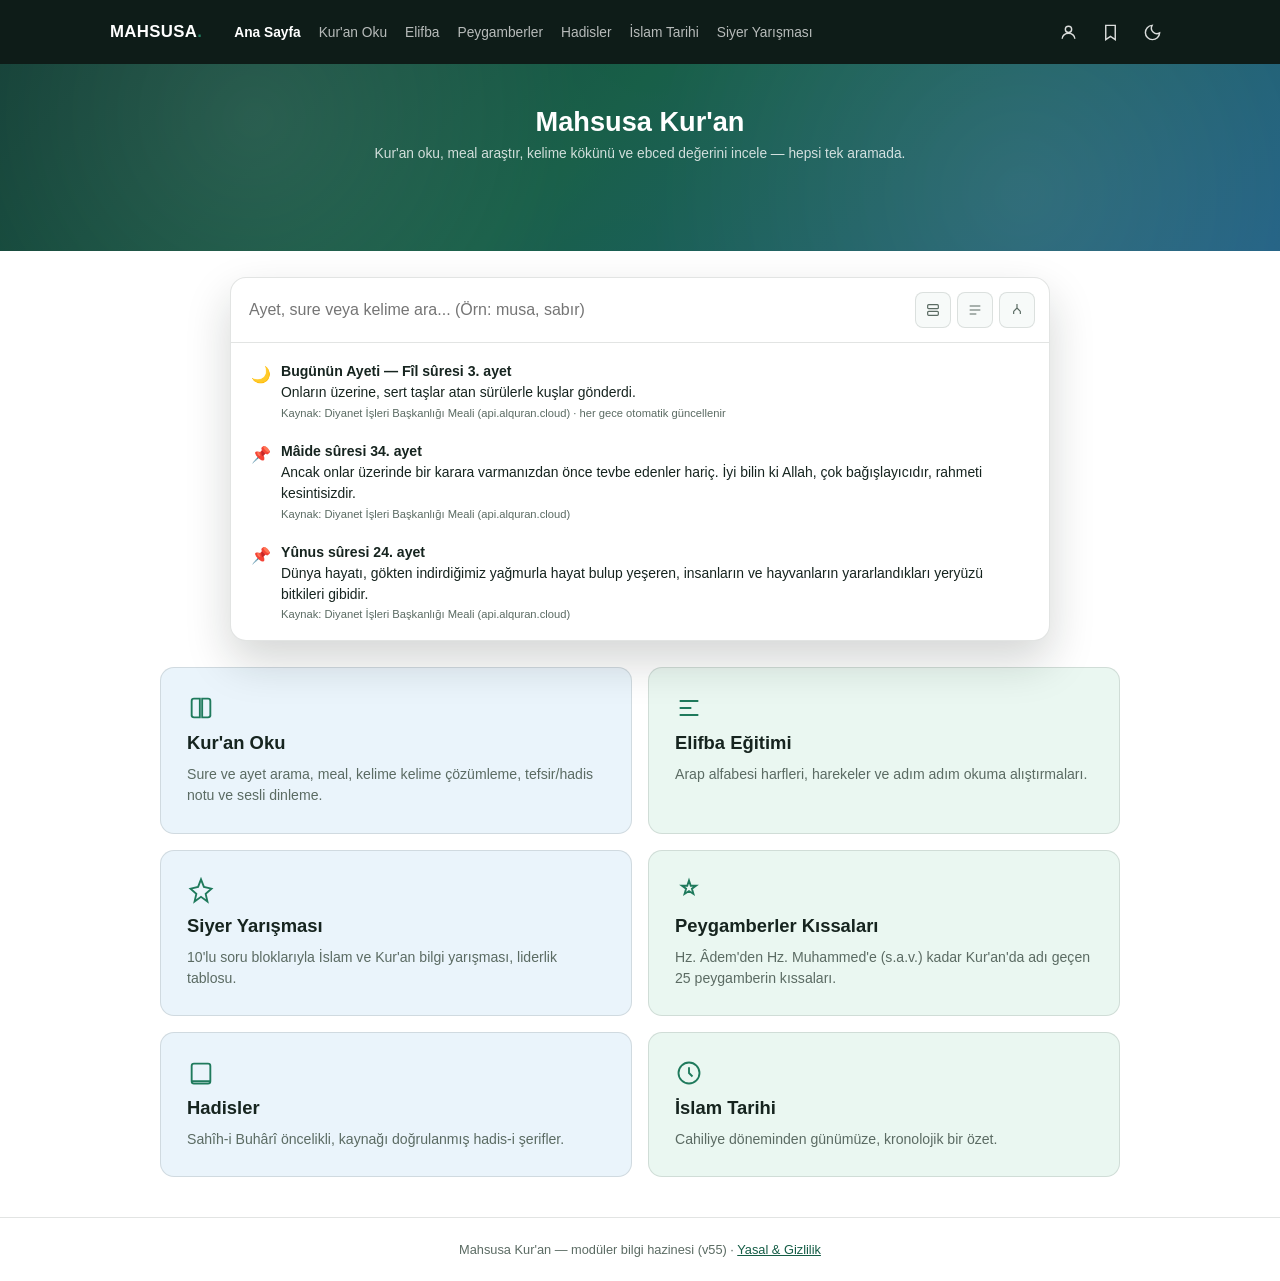
<file: index.html>
<!DOCTYPE html>
<html lang="tr">
<head>
<meta charset="UTF-8">
<meta name="viewport" content="width=device-width, initial-scale=1.0">
<title>Mahsusa Kur'an — Bilgi Hazinesi</title>
<link rel="stylesheet" href="assets/css/theme.css">
<style>
  .hub-header{ background:#0E1C18; }
  .hub-header-inner{
    max-width:1100px; margin:0 auto; padding:14px 20px; display:flex; align-items:center; gap:24px;
  }
  .hub-logo{ color:#fff; font-weight:800; font-size:1.05rem; letter-spacing:.02em; flex-shrink:0; }
  .hub-logo .dot{ color:var(--green); }
  .hub-nav-links{ display:flex; gap:18px; margin-left:8px; flex:1; }
  .hub-nav-links a{ color:rgba(255,255,255,0.7); text-decoration:none; font-size:.86rem; }
  .hub-nav-links a:hover{ color:#fff; }
  .hub-nav-links a.active{ color:#fff; font-weight:700; }
  @media (max-width:880px){ .hub-nav-links{ display:none; } }
  .hub-header-icons{ display:flex; gap:6px; flex-shrink:0; }
  .hub-icon-btn{
    width:36px; height:36px; border-radius:8px; border:none; background:transparent; color:#fff;
    display:flex; align-items:center; justify-content:center; cursor:pointer; opacity:.85;
  }
  .hub-icon-btn:hover{ background:rgba(255,255,255,0.12); opacity:1; }
  .hub-icon-btn svg{ width:19px; height:19px; }

  .hub-hero{
    background:linear-gradient(135deg, #0F3D33 0%, #145C45 45%, #1D5E82 100%);
    padding:36px 20px 90px; position:relative; overflow:hidden;
  }
  .hub-hero::before{
    content:''; position:absolute; inset:0; opacity:.10;
    background-image:radial-gradient(circle at 20% 30%, #fff 0, transparent 40%), radial-gradient(circle at 80% 70%, #fff 0, transparent 45%);
  }
  .hub-hero-inner{ max-width:900px; margin:0 auto; position:relative; }
  .hub-hero-inner h1{ color:#fff; font-size:clamp(1.3rem,3vw,1.7rem); font-weight:700; text-align:center; margin:6px 0 0; }
  .hub-hero-inner p{ color:rgba(255,255,255,0.8); text-align:center; font-size:.86rem; margin:8px 0 0; }

  .hub-search-wrap{ max-width:820px; margin:26px auto -70px; position:relative; z-index:5; }
  .hub-search-card{
    background:var(--paper); border-radius:16px; box-shadow:0 20px 45px rgba(14,28,24,0.18); overflow:hidden;
    border:1px solid var(--line);
  }
  .hub-search-row{ display:flex; align-items:center; gap:6px; padding:14px 14px; border-bottom:1px solid var(--line); }
  .hub-search-row input{ flex:1; border:none; background:transparent; font-size:1rem; padding:6px 4px; color:var(--ink); }
  .hub-search-row input:focus{ outline:none; }
  .hub-mode-btn{
    width:36px; height:36px; border-radius:8px; border:1px solid var(--line); background:var(--surface);
    color:var(--ink-dim); display:flex; align-items:center; justify-content:center; flex-shrink:0;
  }
  .hub-mode-btn svg{ width:16px; height:16px; }
  .hub-mode-btn:hover, .hub-mode-btn.active{ border-color:var(--green); color:var(--green-dark); background:var(--paper-tint-green); }

  .hub-mode-panel{ display:none; padding:12px 14px; border-bottom:1px solid var(--line); gap:8px; flex-wrap:wrap; background:var(--surface); }
  .hub-mode-panel.open{ display:flex; }
  .hub-mode-panel select{ flex:1; min-width:120px; }

  .hub-results{ max-height:360px; overflow-y:auto; padding:8px 6px; }
  .hub-hint-row{
    display:flex; align-items:center; gap:8px; padding:9px 12px; font-size:.78rem; color:var(--blue-dark);
    background:var(--paper-tint-blue); border-radius:8px; margin:4px 8px 8px;
  }
  .hub-result{ display:flex; gap:10px; padding:12px 14px; border-radius:10px; cursor:pointer; align-items:flex-start; }
  .hub-result:hover{ background:var(--paper-tint-green); }
  .hub-result .pin{ color:var(--gold,#B8912F); flex-shrink:0; margin-top:2px; }
  .hub-result .rt{ font-weight:700; font-size:.88rem; margin-bottom:3px; }
  .hub-result .rm{ font-size:.87rem; color:var(--ink); line-height:1.5; }
  .hub-result .rm mark{ background:var(--paper-tint-blue); color:var(--blue-dark); border-radius:3px; padding:0 2px; }
  .hub-result .rs{ font-size:.7rem; color:var(--ink-dim); margin-top:4px; }
  .hub-empty{ text-align:center; color:var(--ink-dim); font-size:.85rem; padding:24px; }

  .kok-def{ padding:14px 16px; }
  .kok-def h4{ margin:0 0 4px; font-size:1rem; color:var(--green-dark); }
  .kok-def p{ margin:0; font-size:.85rem; color:var(--ink-dim); }
  .kok-row{ display:flex; align-items:center; gap:10px; padding:10px 16px; border-top:1px solid var(--line); font-size:.85rem; flex-wrap:wrap; }
  .kok-row .loc{ color:var(--ink-dim); font-size:.76rem; min-width:110px; }
  .kok-row .ar{ font-family:'Amiri', serif; font-size:1.1rem; }
  .kok-row .tr{ color:var(--blue-dark); }
  .kok-row .mn{ color:var(--ink); }

  .grid{ max-width:1000px; margin:96px auto 40px; padding:0 20px; display:grid; grid-template-columns:repeat(2,1fr); gap:16px; }
  @media (max-width:820px){ .grid{ grid-template-columns:1fr; } .hub-search-wrap{ margin-top:20px; } }
  .module-card{
    text-decoration:none; color:var(--ink); border:1px solid var(--line); border-radius:14px; padding:26px;
    display:flex; flex-direction:column; gap:10px; transition:border-color .2s, transform .2s;
  }
  .module-card:hover{ border-color:var(--green); transform:translateY(-3px); }
  .module-card.blue-tint{ background:var(--paper-tint-blue); }
  .module-card.green-tint{ background:var(--paper-tint-green); }
  .module-card svg{ width:28px; height:28px; color:var(--green); }
  .module-card h3{ margin:0; font-size:1.15rem; }
  .module-card p{ margin:0; color:var(--ink-dim); font-size:.88rem; line-height:1.5; }

  .hub-modal-overlay{ position:fixed; inset:0; background:rgba(14,28,24,0.45); backdrop-filter:blur(3px); display:none; align-items:center; justify-content:center; z-index:999; padding:16px; }
  .hub-modal{ background:var(--paper); border-radius:16px; width:480px; max-width:100%; max-height:85vh; overflow-y:auto; box-shadow:0 24px 60px rgba(14,28,24,0.3); }
  .hub-modal-head{ display:flex; align-items:center; justify-content:space-between; padding:16px 18px; border-bottom:1px solid var(--line); }
  .hub-modal-head h3{ margin:0; font-size:1rem; }
  .hub-modal-head .x{ cursor:pointer; color:var(--ink-dim); font-size:1.1rem; }
  .hub-tabs{ display:flex; gap:4px; padding:12px 18px 0; }
  .hub-tab{ font-size:.78rem; padding:7px 12px; border-radius:8px; border:1px solid var(--line); background:var(--surface); color:var(--ink-dim); cursor:pointer; }
  .hub-tab.active{ background:var(--green); color:#fff; border-color:var(--green); }
  .hub-tab-body{ padding:16px 18px 20px; }
  .hub-field{ margin-bottom:12px; }
  .hub-field label{ display:block; font-size:.7rem; color:var(--ink-dim); font-weight:700; text-transform:uppercase; margin-bottom:4px; }
  .hub-field input, .hub-field select{ width:100%; }
  .hub-toggle-row{ display:flex; justify-content:space-between; align-items:center; padding:9px 0; border-top:1px solid var(--line); font-size:.85rem; }
  .hub-switch{ width:38px; height:22px; border-radius:999px; background:var(--line-strong); position:relative; cursor:pointer; flex-shrink:0; }
  .hub-switch.on{ background:var(--green); }
  .hub-switch::after{ content:''; position:absolute; top:2px; left:2px; width:18px; height:18px; border-radius:50%; background:#fff; transition:left .15s; }
  .hub-switch.on::after{ left:18px; }
  .hub-hist-quote{ background:var(--paper-tint-green); border-radius:10px; padding:12px 14px; font-size:.85rem; line-height:1.5; margin-bottom:14px; }
  .hub-hist-bars{ display:flex; align-items:flex-end; gap:3px; height:60px; }
  .hub-hist-bars .b{ flex:1; background:var(--line-strong); border-radius:2px; min-height:2px; }
  .hub-hist-bars .b.active{ background:var(--green); }
  .fav-item{ padding:12px 14px; border:1px solid var(--line); border-radius:10px; margin-bottom:8px; font-size:.85rem; }
  .fav-item .ft{ font-weight:700; margin-bottom:3px; }
</style>
</head>
<body>

<div class="hub-header">
  <div class="hub-header-inner">
    <div class="hub-logo">MAHSUSA<span class="dot">.</span></div>
    <nav class="hub-nav-links">
      <a href="index.html" class="active">Ana Sayfa</a>
      <a href="modules/kuran/index.html">Kur'an Oku</a>
      <a href="modules/elifba/index.html">Elifba</a>
      <a href="modules/peygamberler/index.html">Peygamberler</a>
      <a href="modules/hadisler/index.html">Hadisler</a>
      <a href="modules/tarih/index.html">İslam Tarihi</a>
      <a href="modules/siyer/index.html">Siyer Yarışması</a>
    </nav>
    <div class="hub-header-icons">
      <button class="hub-icon-btn" id="btnProfilIcon" title="Hesap">
        <svg viewBox="0 0 24 24" fill="none" stroke="currentColor" stroke-width="1.8"><circle cx="12" cy="8" r="4"/><path d="M4 20c0-4 3.5-7 8-7s8 3 8 7"/></svg>
      </button>
      <button class="hub-icon-btn" id="btnFavIcon" title="Yer İşaretleri">
        <svg viewBox="0 0 24 24" fill="none" stroke="currentColor" stroke-width="1.8"><path d="M6 3h12v18l-6-4-6 4V3z"/></svg>
      </button>
      <button class="hub-icon-btn" id="btnThemeIcon" title="Sepia okuma modu">
        <svg viewBox="0 0 24 24" fill="none" stroke="currentColor" stroke-width="1.8"><path d="M21 12.5A9 9 0 1111.5 3a7 7 0 009.5 9.5z"/></svg>
      </button>
    </div>
  </div>
</div>

<div class="hub-hero">
  <div class="hub-hero-inner">
    <h1>Mahsusa Kur'an</h1>
    <p>Kur'an oku, meal araştır, kelime kökünü ve ebced değerini incele — hepsi tek aramada.</p>
  </div>
</div>

<div class="hub-search-wrap">
  <div class="hub-search-card">
    <div class="hub-search-row">
      <input id="hubSearchInput" placeholder="Ayet, sure veya kelime ara... (Örn: musa, sabır)" autocomplete="off">
      <button class="hub-mode-btn" data-mode="cuzsayfa" title="Cüz / Sayfa seç">
        <svg viewBox="0 0 24 24" fill="none" stroke="currentColor" stroke-width="1.8"><rect x="4" y="4" width="16" height="6" rx="1.5"/><rect x="4" y="14" width="16" height="6" rx="1.5"/></svg>
      </button>
      <button class="hub-mode-btn" data-mode="sure" title="Sure seç">
        <svg viewBox="0 0 24 24" fill="none" stroke="currentColor" stroke-width="1.8"><path d="M4 6h16M4 12h16M4 18h10"/></svg>
      </button>
      <button class="hub-mode-btn" data-mode="harfkok" title="Harf / Kök seç">
        <svg viewBox="0 0 24 24" fill="none" stroke="currentColor" stroke-width="1.8"><path d="M12 3v6M12 9l-5 5M12 9l5 5M7 14v4M17 14v4"/></svg>
      </button>
    </div>
    <div class="hub-mode-panel" id="modePanel"></div>
    <div class="hub-results" id="hubResults"></div>
  </div>
</div>

<div class="grid">
  <a class="module-card blue-tint" href="modules/kuran/index.html">
    <svg viewBox="0 0 24 24" fill="none" stroke="currentColor" stroke-width="1.6"><path d="M4 19V6a2 2 0 012-2h5v16H6a2 2 0 01-2-2z"/><path d="M20 19V6a2 2 0 00-2-2h-5v16h5a2 2 0 002-2z"/></svg>
    <h3>Kur'an Oku</h3>
    <p>Sure ve ayet arama, meal, kelime kelime çözümleme, tefsir/hadis notu ve sesli dinleme.</p>
  </a>
  <a class="module-card green-tint" href="modules/elifba/index.html">
    <svg viewBox="0 0 24 24" fill="none" stroke="currentColor" stroke-width="1.6"><path d="M4 6h16M4 12h10M4 18h16"/></svg>
    <h3>Elifba Eğitimi</h3>
    <p>Arap alfabesi harfleri, harekeler ve adım adım okuma alıştırmaları.</p>
  </a>
  <a class="module-card blue-tint" href="modules/siyer/index.html">
    <svg viewBox="0 0 24 24" fill="none" stroke="currentColor" stroke-width="1.6"><path d="M12 2l2.5 6.5L21 10l-5 4.5L17.5 21 12 17l-5.5 4L8 14.5 3 10l6.5-1.5z"/></svg>
    <h3>Siyer Yarışması</h3>
    <p>10'lu soru bloklarıyla İslam ve Kur'an bilgi yarışması, liderlik tablosu.</p>
  </a>
  <a class="module-card green-tint" href="modules/peygamberler/index.html">
    <svg viewBox="0 0 24 24" fill="none" stroke="currentColor" stroke-width="1.6"><path d="M12 3l1.5 4.5H18L14.5 10l1.3 4.5L12 12l-3.8 2.5L9.5 10 6 7.5h4.5z"/></svg>
    <h3>Peygamberler Kıssaları</h3>
    <p>Hz. Âdem'den Hz. Muhammed'e (s.a.v.) kadar Kur'an'da adı geçen 25 peygamberin kıssaları.</p>
  </a>
  <a class="module-card blue-tint" href="modules/hadisler/index.html">
    <svg viewBox="0 0 24 24" fill="none" stroke="currentColor" stroke-width="1.6"><path d="M4 19V6a2 2 0 012-2h12a2 2 0 012 2v13M4 19a2 2 0 002 2h12a2 2 0 002-2M4 19h16"/></svg>
    <h3>Hadisler</h3>
    <p>Sahîh-i Buhârî öncelikli, kaynağı doğrulanmış hadis-i şerifler.</p>
  </a>
  <a class="module-card green-tint" href="modules/tarih/index.html">
    <svg viewBox="0 0 24 24" fill="none" stroke="currentColor" stroke-width="1.6"><circle cx="12" cy="12" r="9"/><path d="M12 7v5l3 3"/></svg>
    <h3>İslam Tarihi</h3>
    <p>Cahiliye döneminden günümüze, kronolojik bir özet.</p>
  </a>
</div>

<div class="m-footer">Mahsusa Kur'an — modüler bilgi hazinesi (v55) · <a href="legal/index.html" style="color:var(--green-dark);">Yasal & Gizlilik</a></div>

<div class="hub-modal-overlay" id="accountModal">
  <div class="hub-modal">
    <div class="hub-modal-head"><h3 id="accountModalTitle">Hesap</h3><span class="x" id="accountModalClose">✕</span></div>
    <div class="hub-tabs">
      <button class="hub-tab active" data-tab="ayarlar">⚙ Ayarlar</button>
      <button class="hub-tab" data-tab="profil">👤 Profil</button>
      <button class="hub-tab" data-tab="gecmis">🕓 Geçmiş</button>
    </div>
    <div class="hub-tab-body" id="accountTabBody"></div>
  </div>
</div>

<div class="hub-modal-overlay" id="favModal">
  <div class="hub-modal">
    <div class="hub-modal-head"><h3>Yer İşaretleri</h3><span class="x" id="favModalClose">✕</span></div>
    <div class="hub-tab-body" id="favListBody"></div>
  </div>
</div>

<script src="assets/js/common.js"></script>
<script src="assets/js/hub.js"></script>
</body>
</html>
</file>
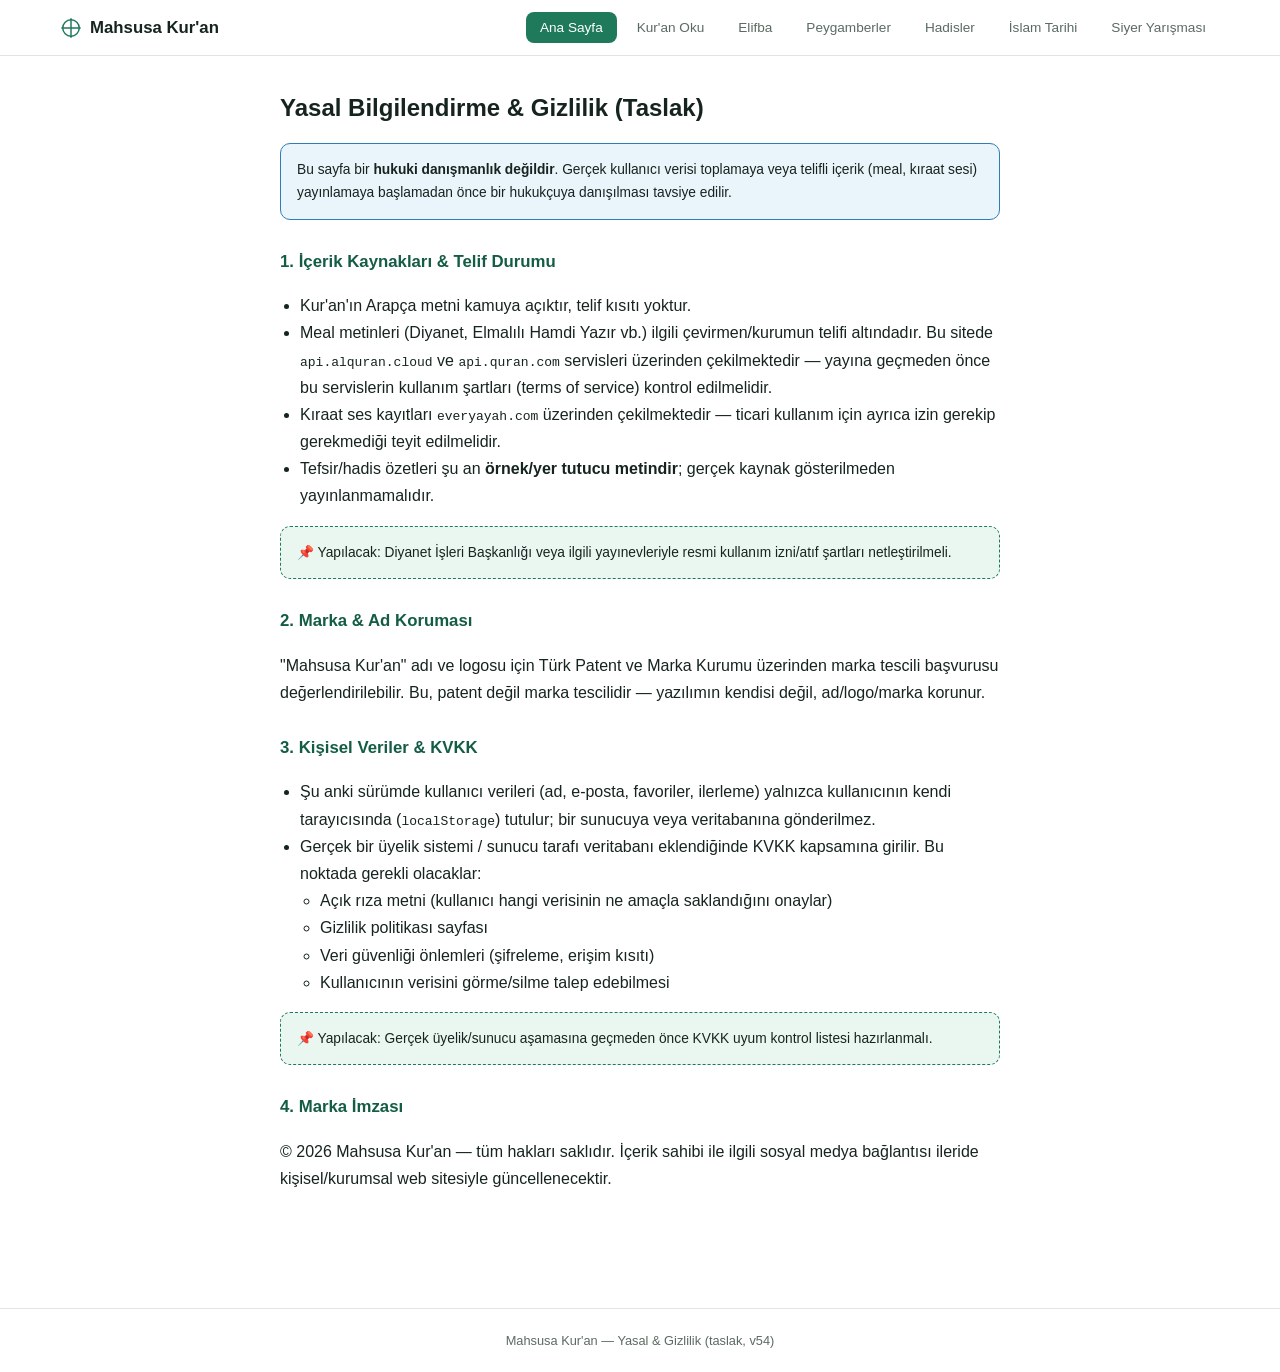
<file: legal/index.html>
<!DOCTYPE html>
<html lang="tr">
<head>
<meta charset="UTF-8">
<meta name="viewport" content="width=device-width, initial-scale=1.0">
<title>Yasal & Gizlilik — Mahsusa Kur'an</title>
<link rel="stylesheet" href="../assets/css/theme.css">
<style>
  .wrap{ max-width:760px; margin:0 auto; padding:32px 20px 60px; line-height:1.7; }
  h1{ font-size:1.5rem; margin:0 0 6px; }
  h2{ font-size:1.05rem; color:var(--green-dark); margin:28px 0 8px; }
  .note{ background:var(--paper-tint-blue); border:1px solid var(--blue); border-radius:10px; padding:14px 16px; font-size:.86rem; margin:14px 0 24px; }
  .todo{ background:var(--paper-tint-green); border:1px dashed var(--green); border-radius:10px; padding:14px 16px; font-size:.86rem; margin:12px 0; }
  ul{ padding-left:20px; }
</style>
</head>
<body>
<div class="wrap">
  <h1>Yasal Bilgilendirme & Gizlilik (Taslak)</h1>
  <div class="note">
    Bu sayfa bir <strong>hukuki danışmanlık değildir</strong>. Gerçek kullanıcı verisi toplamaya veya telifli içerik
    (meal, kıraat sesi) yayınlamaya başlamadan önce bir hukukçuya danışılması tavsiye edilir.
  </div>

  <h2>1. İçerik Kaynakları & Telif Durumu</h2>
  <ul>
    <li>Kur'an'ın Arapça metni kamuya açıktır, telif kısıtı yoktur.</li>
    <li>Meal metinleri (Diyanet, Elmalılı Hamdi Yazır vb.) ilgili çevirmen/kurumun telifi altındadır. Bu sitede
      <code>api.alquran.cloud</code> ve <code>api.quran.com</code> servisleri üzerinden çekilmektedir — yayına
      geçmeden önce bu servislerin kullanım şartları (terms of service) kontrol edilmelidir.</li>
    <li>Kıraat ses kayıtları <code>everyayah.com</code> üzerinden çekilmektedir — ticari kullanım için ayrıca izin
      gerekip gerekmediği teyit edilmelidir.</li>
    <li>Tefsir/hadis özetleri şu an <strong>örnek/yer tutucu metindir</strong>; gerçek kaynak gösterilmeden yayınlanmamalıdır.</li>
  </ul>
  <div class="todo">📌 Yapılacak: Diyanet İşleri Başkanlığı veya ilgili yayınevleriyle resmi kullanım izni/atıf şartları netleştirilmeli.</div>

  <h2>2. Marka & Ad Koruması</h2>
  <p>"Mahsusa Kur'an" adı ve logosu için Türk Patent ve Marka Kurumu üzerinden marka tescili başvurusu değerlendirilebilir. Bu, patent değil marka tescilidir — yazılımın kendisi değil, ad/logo/marka korunur.</p>

  <h2>3. Kişisel Veriler & KVKK</h2>
  <ul>
    <li>Şu anki sürümde kullanıcı verileri (ad, e-posta, favoriler, ilerleme) yalnızca kullanıcının kendi tarayıcısında
      (<code>localStorage</code>) tutulur; bir sunucuya veya veritabanına gönderilmez.</li>
    <li>Gerçek bir üyelik sistemi / sunucu tarafı veritabanı eklendiğinde KVKK kapsamına girilir. Bu noktada gerekli olacaklar:</li>
    <ul>
      <li>Açık rıza metni (kullanıcı hangi verisinin ne amaçla saklandığını onaylar)</li>
      <li>Gizlilik politikası sayfası</li>
      <li>Veri güvenliği önlemleri (şifreleme, erişim kısıtı)</li>
      <li>Kullanıcının verisini görme/silme talep edebilmesi</li>
    </ul>
  </ul>
  <div class="todo">📌 Yapılacak: Gerçek üyelik/sunucu aşamasına geçmeden önce KVKK uyum kontrol listesi hazırlanmalı.</div>

  <h2>4. Marka İmzası</h2>
  <p>© 2026 Mahsusa Kur'an — tüm hakları saklıdır. İçerik sahibi ile ilgili sosyal medya bağlantısı ileride kişisel/kurumsal web sitesiyle güncellenecektir.</p>
</div>

<div class="m-footer">Mahsusa Kur'an — Yasal & Gizlilik (taslak, v54)</div>

<script src="../assets/js/common.js"></script>
<script>mNavInject('../', 'ana');</script>
</body>
</html>
</file>
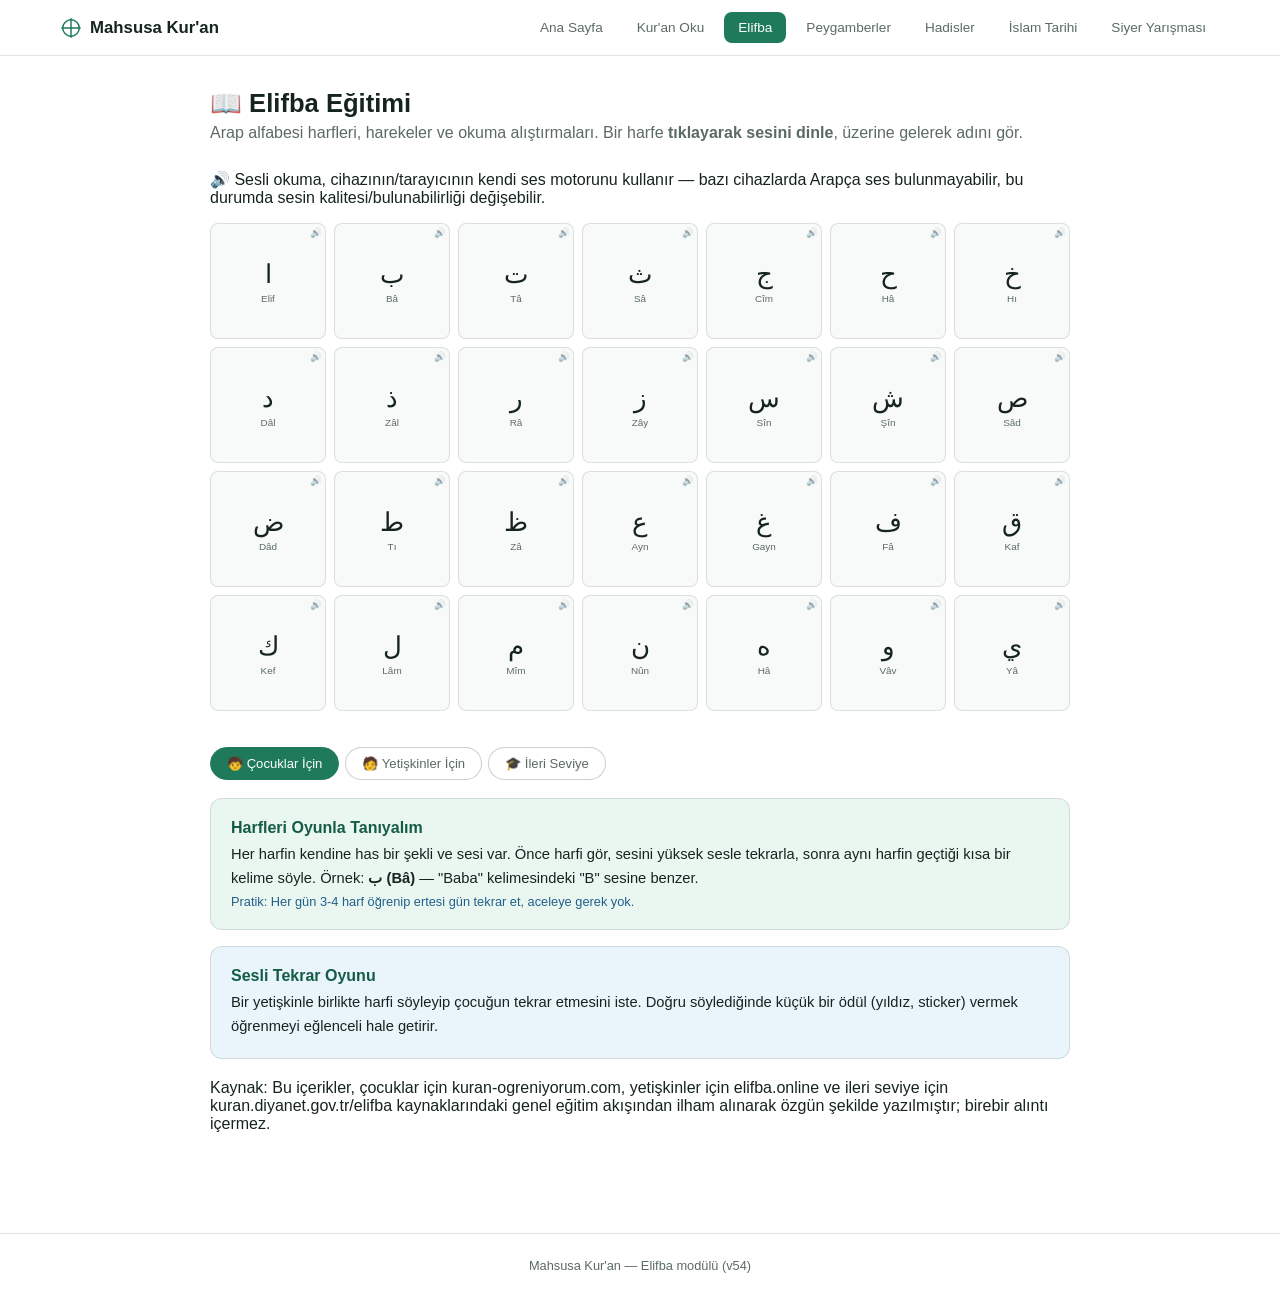
<file: modules/elifba/index.html>
<!DOCTYPE html>
<html lang="tr">
<head>
<meta charset="UTF-8">
<meta name="viewport" content="width=device-width, initial-scale=1.0">
<title>Elifba Eğitimi — Mahsusa Kur'an</title>
<link rel="stylesheet" href="../../assets/css/theme.css">
<style>
  .wrap{ max-width:900px; margin:0 auto; padding:32px 20px 60px; }
  h1{ font-size:1.6rem; margin:0 0 6px; }
  .lead{ color:var(--ink-dim); margin:0 0 28px; }
  .harf-grid{ display:grid; grid-template-columns:repeat(7,1fr); gap:8px; margin-bottom:36px; }
  @media (max-width:700px){ .harf-grid{ grid-template-columns:repeat(4,1fr); } }
  .harf{
    aspect-ratio:1; border:1px solid var(--line); border-radius:8px; display:flex; flex-direction:column;
    align-items:center; justify-content:center; gap:4px; background:var(--surface); transition:border-color .15s, background .15s;
    cursor:pointer; position:relative;
  }
  .harf:hover{ border-color:var(--green); background:var(--paper-tint-green); }
  .harf.playing{ border-color:var(--blue); background:var(--paper-tint-blue); }
  .harf .glyph{ font-size:1.6rem; }
  .harf .name{ font-size:.62rem; color:var(--ink-dim); }
  .harf .speak-icon{ position:absolute; top:3px; right:3px; font-size:.6rem; opacity:.5; }
  .ders{ margin-bottom:16px; }
  .ders h3{ font-size:1rem; color:var(--green-dark); margin:0 0 6px; }
  .ders p{ margin:0; color:var(--ink); line-height:1.6; font-size:.92rem; }
  .seviye-tabs{ display:flex; gap:6px; margin-bottom:18px; flex-wrap:wrap; }
  .seviye-tab{ font-size:.82rem; padding:8px 16px; border-radius:999px; border:1px solid var(--line-strong); background:var(--paper); color:var(--ink-dim); cursor:pointer; }
  .seviye-tab.active{ background:var(--green); color:#fff; border-color:var(--green); }
  .seviye-panel{ display:none; }
  .seviye-panel.active{ display:block; }
  .ornek-kelime{ font-size:.8rem; color:var(--blue-dark); margin-top:4px; }
</style>
</head>
<body>
<div class="wrap">
  <h1>📖 Elifba Eğitimi</h1>
  <p class="lead">Arap alfabesi harfleri, harekeler ve okuma alıştırmaları. Bir harfe <strong>tıklayarak sesini dinle</strong>, üzerine gelerek adını gör.</p>
  <div class="note" style="margin-bottom:16px;">🔊 Sesli okuma, cihazının/tarayıcının kendi ses motorunu kullanır — bazı cihazlarda Arapça ses bulunmayabilir, bu durumda sesin kalitesi/bulunabilirliği değişebilir.</div>

  <div class="harf-grid" id="harfGrid"></div>

  <div class="seviye-tabs">
    <button class="seviye-tab active" data-seviye="cocuk">🧒 Çocuklar İçin</button>
    <button class="seviye-tab" data-seviye="yetiskin">🧑 Yetişkinler İçin</button>
    <button class="seviye-tab" data-seviye="ileri">🎓 İleri Seviye</button>
  </div>

  <div class="seviye-panel active" id="panel-cocuk">
    <div class="m-card m-panel-tint-green ders">
      <h3>Harfleri Oyunla Tanıyalım</h3>
      <p>Her harfin kendine has bir şekli ve sesi var. Önce harfi gör, sesini yüksek sesle tekrarla, sonra aynı harfin geçtiği kısa bir kelime söyle. Örnek: <strong>ب (Bâ)</strong> — "Baba" kelimesindeki "B" sesine benzer.</p>
      <div class="ornek-kelime">Pratik: Her gün 3-4 harf öğrenip ertesi gün tekrar et, aceleye gerek yok.</div>
    </div>
    <div class="m-card m-panel-tint-blue ders">
      <h3>Sesli Tekrar Oyunu</h3>
      <p>Bir yetişkinle birlikte harfi söyleyip çocuğun tekrar etmesini iste. Doğru söylediğinde küçük bir ödül (yıldız, sticker) vermek öğrenmeyi eğlenceli hale getirir.</p>
    </div>
  </div>

  <div class="seviye-panel" id="panel-yetiskin">
    <div class="m-card m-panel-tint-green ders">
      <h3>Ders 1: Huruf-u Heca (Harflerin Yalın ve Birleşik Halleri)</h3>
      <p>Kur'an harfleri sağdan sola yazılır ve bitişir. Elif (ا), Ba (ب), Tâ (ت), Se (ث) gibi harflerin kendine has çıkış (mahreç) noktaları vardır.</p>
    </div>
    <div class="m-card m-panel-tint-blue ders">
      <h3>Ders 2: Harekeler (Üstün, Esre, Ötre)</h3>
      <p>Üstün (fetha) "e/a", Esre (kesre) "i/e", Ötre (damme) "u/ü" sesi verir. Harekeler harfin üstüne veya altına konur.</p>
    </div>
    <div class="m-card m-panel-tint-green ders">
      <h3>Ders 3: Cezm, Şedde ve Tenvin</h3>
      <p>Cezm (sükun) harfi harekesiz okutur, şedde harfi iki kez okutur, tenvin ise kelime sonunda "n" sesi katar.</p>
    </div>
    <div class="m-card m-panel-tint-blue ders">
      <h3>Ders 4: Harflerin Kelime İçindeki Bitişik Halleri</h3>
      <p>Çoğu harf, kelimenin başında, ortasında ve sonunda farklı yazılır (ör. ع harfi başta ﻋ, ortada ﻌ, sonda ﻊ şeklinde görünür). Bunu tanımak akıcı okumanın anahtarıdır.</p>
    </div>
  </div>

  <div class="seviye-panel" id="panel-ileri">
    <div class="m-card m-panel-tint-green ders">
      <h3>Medd (Uzatma) Kuralları</h3>
      <p>Elif, vav ve ya harfleri belirli şartlarda sesi uzatır (medd). Medd-i tabiî 1 elif (2 hareke) miktarınca uzatılır; medd-i muttasıl ve munfasıl gibi türleri farklı uzunluklarda okunur.</p>
    </div>
    <div class="m-card m-panel-tint-blue ders">
      <h3>İdgam, İhfa ve Kalkale</h3>
      <p>İdgam: nûn sakin veya tenvin, belirli harflerle birleşerek okunur. İhfa: nûn sakin bazı harflerden önce gizlenerek genizden okunur. Kalkale: ق ط ب ج د harfleri sakin olduğunda hafif bir sıçrama sesiyle okunur.</p>
    </div>
    <div class="m-card m-panel-tint-green ders">
      <h3>Mushaf İşaretleri</h3>
      <p>Durak işaretleri (vakf), secde ayetleri ve cüz/hizb işaretleri, akıcı ve doğru bir tilavet için mushaf üzerinde özel sembollerle gösterilir.</p>
    </div>
  </div>

  <div class="note" style="margin-top:20px;">Kaynak: Bu içerikler, çocuklar için kuran-ogreniyorum.com, yetişkinler için elifba.online ve ileri seviye için kuran.diyanet.gov.tr/elifba kaynaklarındaki genel eğitim akışından ilham alınarak özgün şekilde yazılmıştır; birebir alıntı içermez.</div>
</div>

<div class="m-footer">Mahsusa Kur'an — Elifba modülü (v54)</div>

<script src="../../assets/js/common.js"></script>
<script>
  mNavInject('../../', 'elifba');

  const harfler = [
    ['ا','Elif'],['ب','Bâ'],['ت','Tâ'],['ث','Sâ'],['ج','Cîm'],['ح','Hâ'],['خ','Hı'],
    ['د','Dâl'],['ذ','Zâl'],['ر','Râ'],['ز','Zây'],['س','Sîn'],['ش','Şîn'],['ص','Sâd'],
    ['ض','Dâd'],['ط','Tı'],['ظ','Zâ'],['ع','Ayn'],['غ','Gayn'],['ف','Fâ'],['ق','Kaf'],
    ['ك','Kef'],['ل','Lâm'],['م','Mîm'],['ن','Nûn'],['ه','Hâ'],['و','Vâv'],['ي','Yâ']
  ];
  const grid = document.getElementById('harfGrid');

  function harfiSesliOku(glyph, el) {
    if (!('speechSynthesis' in window)) { alert('Tarayıcın sesli okumayı desteklemiyor.'); return; }
    window.speechSynthesis.cancel();
    const utterance = new SpeechSynthesisUtterance(glyph);
    utterance.lang = 'ar-SA';
    utterance.rate = 0.7;
    const voices = window.speechSynthesis.getVoices();
    const arVoice = voices.find(v => v.lang && v.lang.toLowerCase().startsWith('ar'));
    if (arVoice) utterance.voice = arVoice;
    el.classList.add('playing');
    utterance.onend = () => el.classList.remove('playing');
    window.speechSynthesis.speak(utterance);
    if (typeof mLogActivity === 'function') mLogActivity();
  }

  harfler.forEach(([glyph,name]) => {
    const d = document.createElement('div');
    d.className = 'harf';
    d.title = name + ' — tıkla ve dinle';
    d.innerHTML = `<span class="speak-icon">🔊</span><span class="glyph">${glyph}</span><span class="name">${name}</span>`;
    d.addEventListener('click', () => harfiSesliOku(glyph, d));
    grid.appendChild(d);
  });

  document.querySelectorAll('.seviye-tab').forEach(tab => {
    tab.addEventListener('click', () => {
      document.querySelectorAll('.seviye-tab').forEach(t => t.classList.remove('active'));
      document.querySelectorAll('.seviye-panel').forEach(p => p.classList.remove('active'));
      tab.classList.add('active');
      document.getElementById('panel-' + tab.dataset.seviye).classList.add('active');
    });
  });
</script>
</body>
</html>
</file>
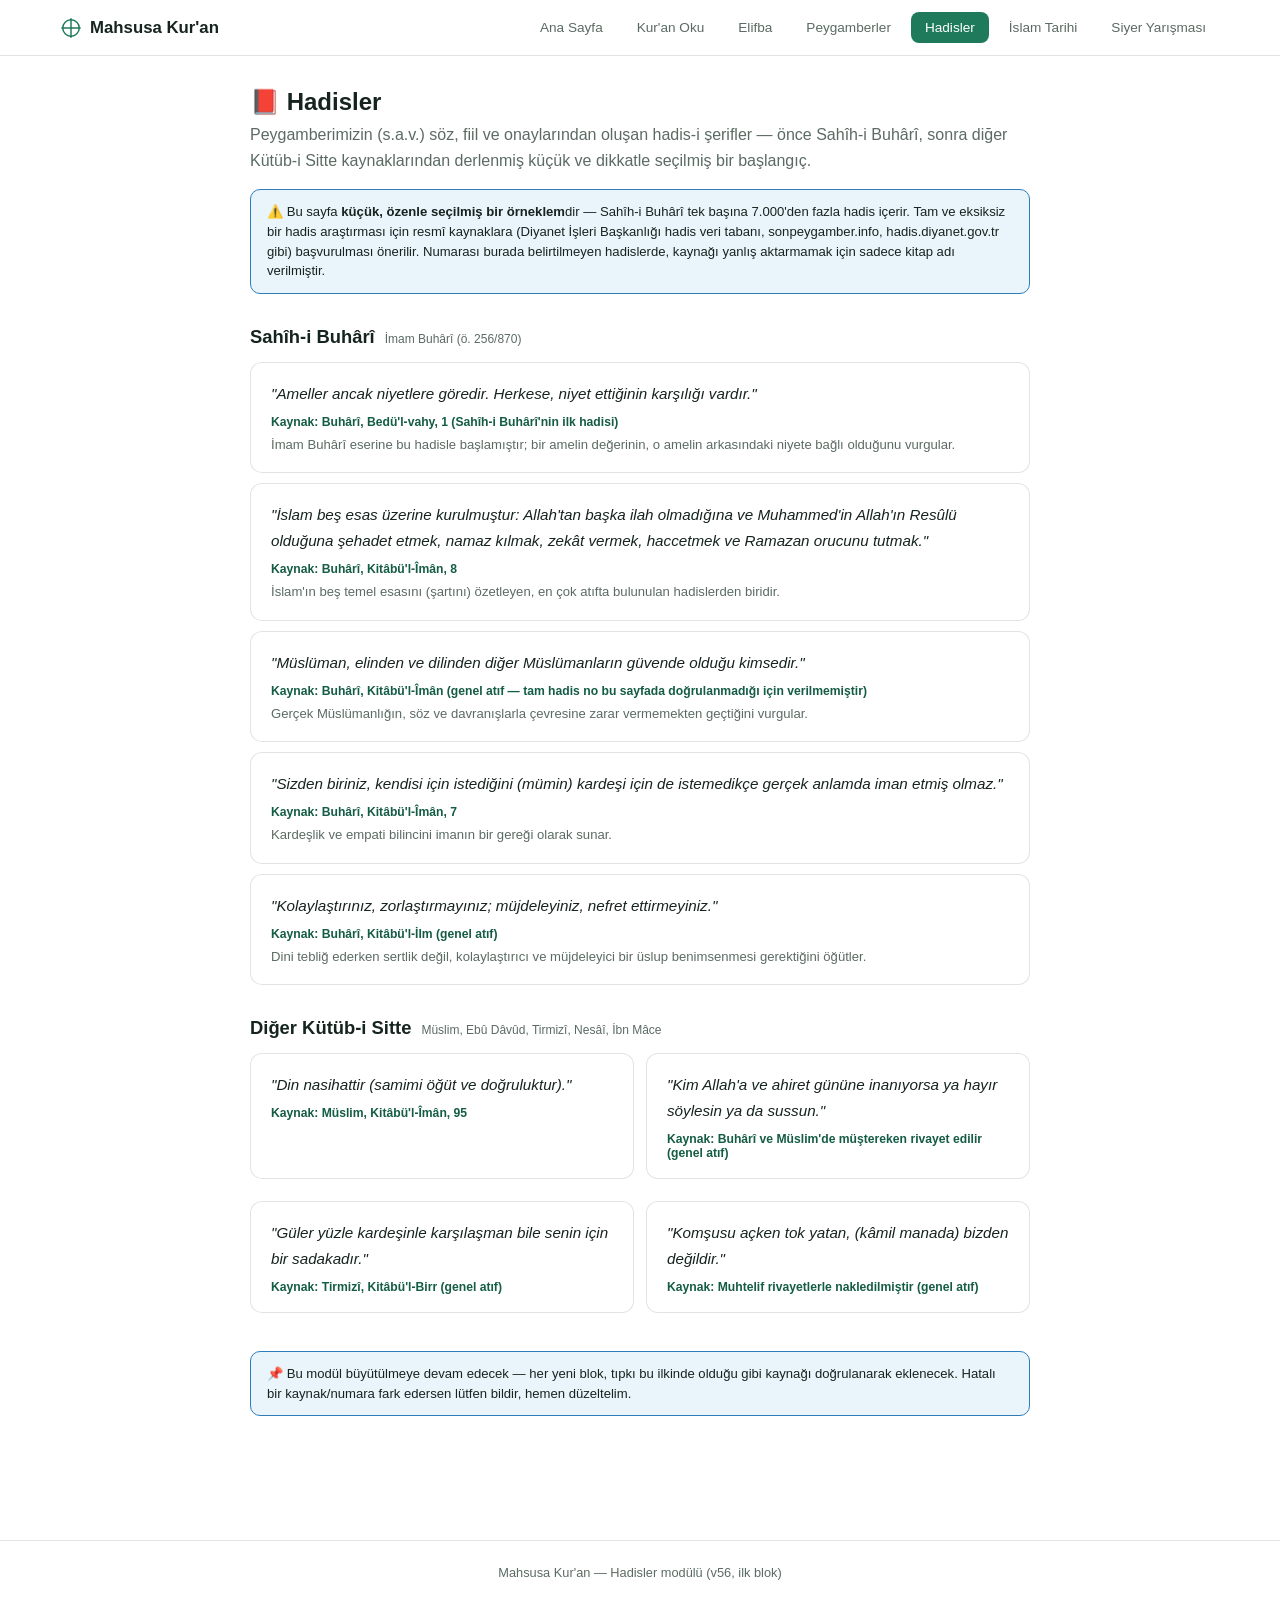
<file: modules/hadisler/index.html>
<!DOCTYPE html>
<html lang="tr">
<head>
<meta charset="UTF-8">
<meta name="viewport" content="width=device-width, initial-scale=1.0">
<title>Hadisler — Mahsusa Kur'an</title>
<link rel="stylesheet" href="../../assets/css/theme.css">
<style>
  .wrap{ max-width:820px; margin:0 auto; padding:32px 20px 60px; }
  h1{ font-size:1.5rem; margin:0 0 6px; }
  .lead{ color:var(--ink-dim); margin:0 0 16px; line-height:1.6; }
  .note{ background:var(--paper-tint-blue); border:1px solid var(--blue); border-radius:10px; padding:12px 16px; font-size:.82rem; margin-bottom:24px; line-height:1.5; }
  .book-label{ display:flex; align-items:baseline; gap:10px; margin:32px 0 14px; }
  .book-label h2{ font-size:1.15rem; margin:0; }
  .book-label .cnt{ font-size:.75rem; color:var(--ink-dim); }
  .hadis-card{ border:1px solid var(--line); border-radius:12px; padding:18px 20px; margin-bottom:10px; background:var(--paper); }
  .hadis-metin{ font-size:.95rem; line-height:1.7; color:var(--ink); font-style:italic; }
  .hadis-kaynak{ font-size:.76rem; color:var(--green-dark); margin-top:8px; font-weight:600; }
  .hadis-aciklama{ font-size:.82rem; color:var(--ink-dim); margin-top:6px; line-height:1.5; }
  .diger-kitaplar{ display:grid; grid-template-columns:repeat(2,1fr); gap:12px; }
  @media (max-width:620px){ .diger-kitaplar{ grid-template-columns:1fr; } }
</style>
</head>
<body>
<div class="wrap">
  <h1>📕 Hadisler</h1>
  <p class="lead">Peygamberimizin (s.a.v.) söz, fiil ve onaylarından oluşan hadis-i şerifler — önce Sahîh-i Buhârî, sonra diğer Kütüb-i Sitte kaynaklarından derlenmiş küçük ve dikkatle seçilmiş bir başlangıç.</p>

  <div class="note">
    ⚠️ Bu sayfa <strong>küçük, özenle seçilmiş bir örneklem</strong>dir — Sahîh-i Buhârî tek başına 7.000'den fazla hadis içerir. Tam ve eksiksiz bir hadis araştırması için resmî kaynaklara (Diyanet İşleri Başkanlığı hadis veri tabanı, sonpeygamber.info, hadis.diyanet.gov.tr gibi) başvurulması önerilir. Numarası burada belirtilmeyen hadislerde, kaynağı yanlış aktarmamak için sadece kitap adı verilmiştir.
  </div>

  <div class="book-label"><h2>Sahîh-i Buhârî</h2><span class="cnt">İmam Buhârî (ö. 256/870)</span></div>

  <div class="hadis-card">
    <div class="hadis-metin">"Ameller ancak niyetlere göredir. Herkese, niyet ettiğinin karşılığı vardır."</div>
    <div class="hadis-kaynak">Kaynak: Buhârî, Bedü'l-vahy, 1 (Sahîh-i Buhârî'nin ilk hadisi)</div>
    <div class="hadis-aciklama">İmam Buhârî eserine bu hadisle başlamıştır; bir amelin değerinin, o amelin arkasındaki niyete bağlı olduğunu vurgular.</div>
  </div>

  <div class="hadis-card">
    <div class="hadis-metin">"İslam beş esas üzerine kurulmuştur: Allah'tan başka ilah olmadığına ve Muhammed'in Allah'ın Resûlü olduğuna şehadet etmek, namaz kılmak, zekât vermek, haccetmek ve Ramazan orucunu tutmak."</div>
    <div class="hadis-kaynak">Kaynak: Buhârî, Kitâbü'l-Îmân, 8</div>
    <div class="hadis-aciklama">İslam'ın beş temel esasını (şartını) özetleyen, en çok atıfta bulunulan hadislerden biridir.</div>
  </div>

  <div class="hadis-card">
    <div class="hadis-metin">"Müslüman, elinden ve dilinden diğer Müslümanların güvende olduğu kimsedir."</div>
    <div class="hadis-kaynak">Kaynak: Buhârî, Kitâbü'l-Îmân (genel atıf — tam hadis no bu sayfada doğrulanmadığı için verilmemiştir)</div>
    <div class="hadis-aciklama">Gerçek Müslümanlığın, söz ve davranışlarla çevresine zarar vermemekten geçtiğini vurgular.</div>
  </div>

  <div class="hadis-card">
    <div class="hadis-metin">"Sizden biriniz, kendisi için istediğini (mümin) kardeşi için de istemedikçe gerçek anlamda iman etmiş olmaz."</div>
    <div class="hadis-kaynak">Kaynak: Buhârî, Kitâbü'l-Îmân, 7</div>
    <div class="hadis-aciklama">Kardeşlik ve empati bilincini imanın bir gereği olarak sunar.</div>
  </div>

  <div class="hadis-card">
    <div class="hadis-metin">"Kolaylaştırınız, zorlaştırmayınız; müjdeleyiniz, nefret ettirmeyiniz."</div>
    <div class="hadis-kaynak">Kaynak: Buhârî, Kitâbü'l-İlm (genel atıf)</div>
    <div class="hadis-aciklama">Dini tebliğ ederken sertlik değil, kolaylaştırıcı ve müjdeleyici bir üslup benimsenmesi gerektiğini öğütler.</div>
  </div>

  <div class="book-label"><h2>Diğer Kütüb-i Sitte</h2><span class="cnt">Müslim, Ebû Dâvûd, Tirmizî, Nesâî, İbn Mâce</span></div>

  <div class="diger-kitaplar">
    <div class="hadis-card">
      <div class="hadis-metin">"Din nasihattir (samimi öğüt ve doğruluktur)."</div>
      <div class="hadis-kaynak">Kaynak: Müslim, Kitâbü'l-Îmân, 95</div>
    </div>
    <div class="hadis-card">
      <div class="hadis-metin">"Kim Allah'a ve ahiret gününe inanıyorsa ya hayır söylesin ya da sussun."</div>
      <div class="hadis-kaynak">Kaynak: Buhârî ve Müslim'de müştereken rivayet edilir (genel atıf)</div>
    </div>
    <div class="hadis-card">
      <div class="hadis-metin">"Güler yüzle kardeşinle karşılaşman bile senin için bir sadakadır."</div>
      <div class="hadis-kaynak">Kaynak: Tirmizî, Kitâbü'l-Birr (genel atıf)</div>
    </div>
    <div class="hadis-card">
      <div class="hadis-metin">"Komşusu açken tok yatan, (kâmil manada) bizden değildir."</div>
      <div class="hadis-kaynak">Kaynak: Muhtelif rivayetlerle nakledilmiştir (genel atıf)</div>
    </div>
  </div>

  <div class="note" style="margin-top:28px;">
    📌 Bu modül büyütülmeye devam edecek — her yeni blok, tıpkı bu ilkinde olduğu gibi kaynağı doğrulanarak eklenecek. Hatalı bir kaynak/numara fark edersen lütfen bildir, hemen düzeltelim.
  </div>
</div>

<div class="m-footer">Mahsusa Kur'an — Hadisler modülü (v56, ilk blok)</div>

<script src="../../assets/js/common.js"></script>
<script>
  mNavInject('../../', 'hadisler');
  if (typeof mLogActivity === 'function') mLogActivity();
</script>
</body>
</html>
</file>
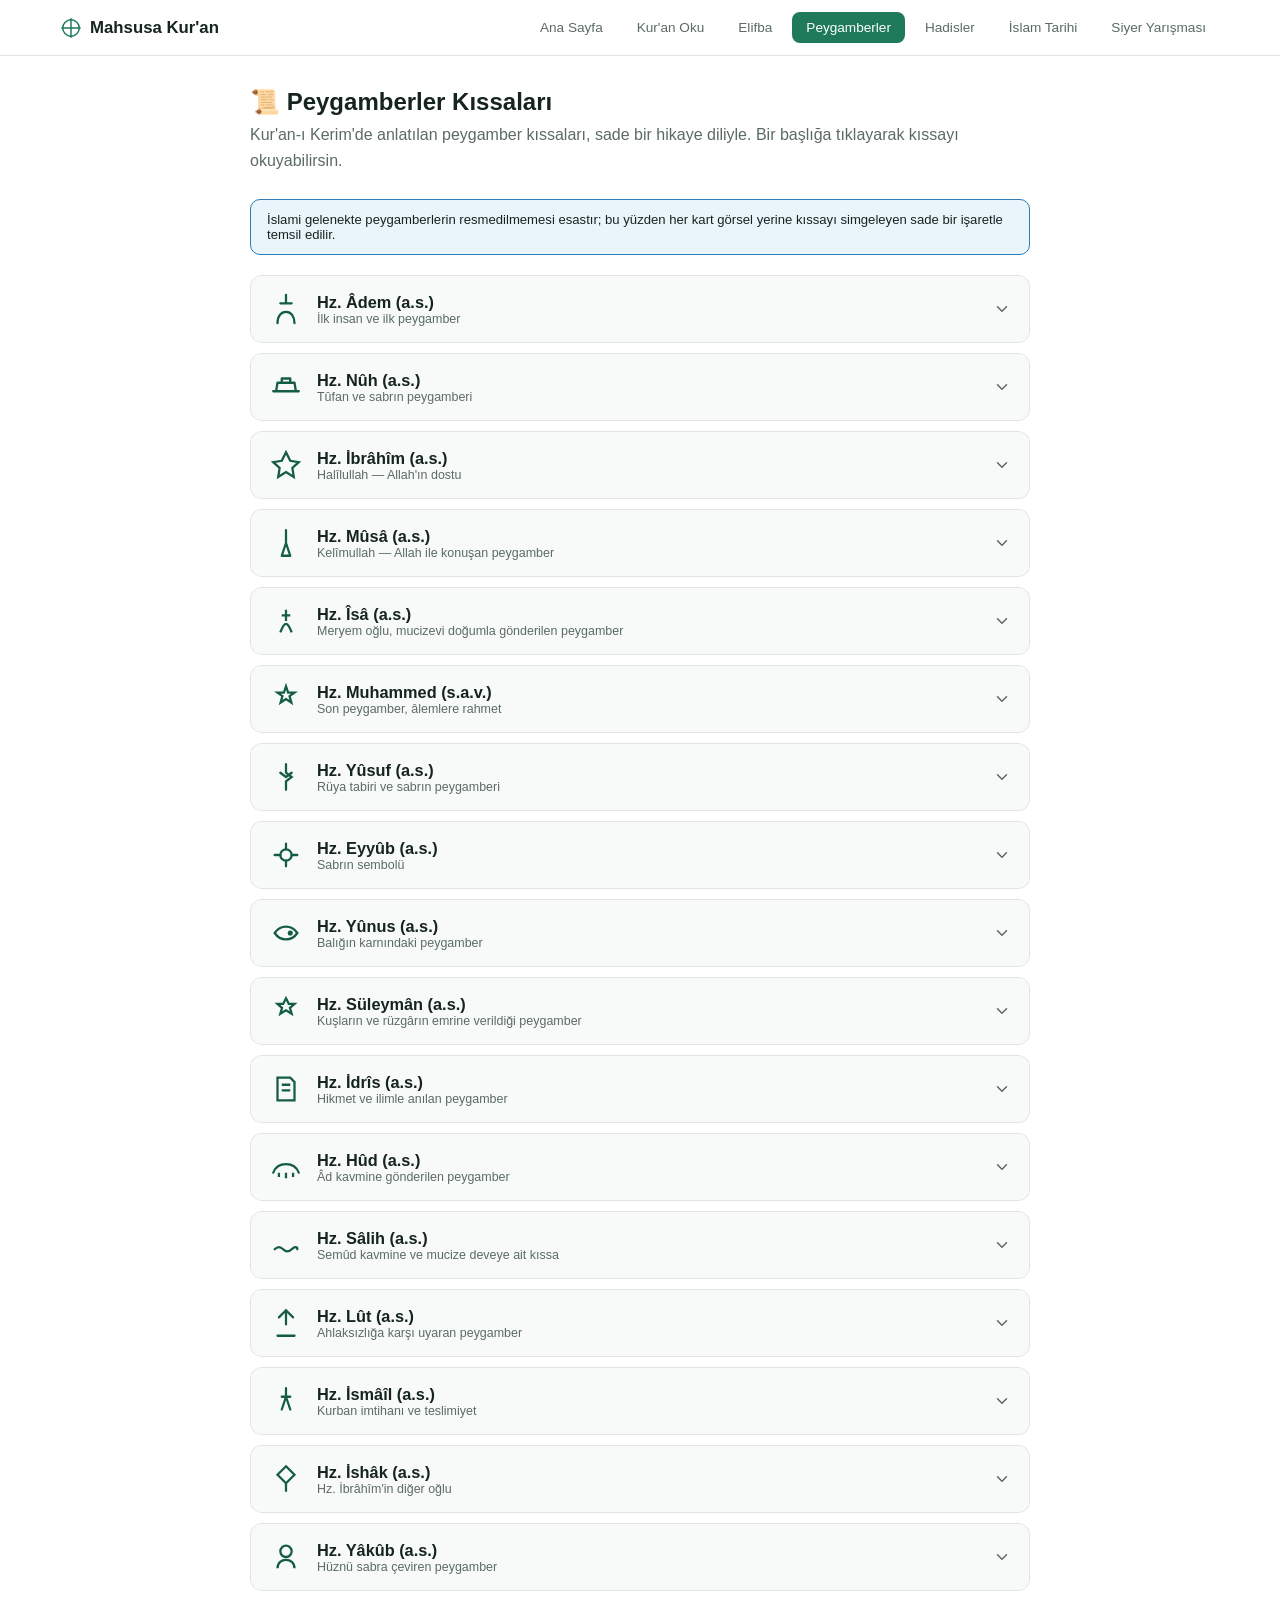
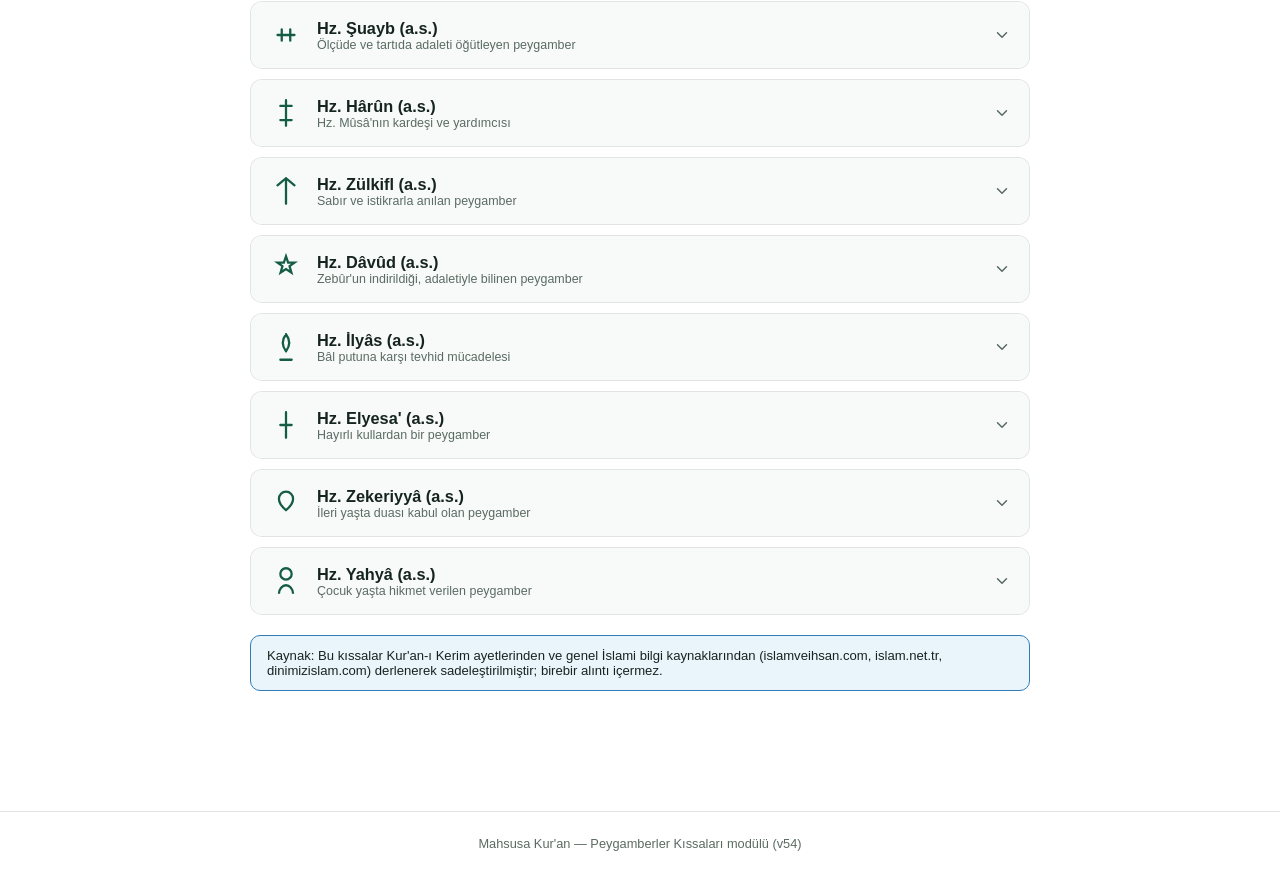
<file: modules/peygamberler/index.html>
<!DOCTYPE html>
<html lang="tr">
<head>
<meta charset="UTF-8">
<meta name="viewport" content="width=device-width, initial-scale=1.0">
<title>Peygamberler Kıssaları — Mahsusa Kur'an</title>
<link rel="stylesheet" href="../../assets/css/theme.css">
<style>
  .wrap{ max-width:820px; margin:0 auto; padding:32px 20px 60px; }
  h1{ font-size:1.5rem; margin:0 0 6px; }
  .lead{ color:var(--ink-dim); margin:0 0 26px; line-height:1.6; }
  .card-list{ display:flex; flex-direction:column; gap:10px; }
  .p-card{ border:1px solid var(--line); border-radius:12px; background:var(--paper); overflow:hidden; }
  .p-head{
    display:flex; align-items:center; gap:14px; padding:16px 18px; cursor:pointer; user-select:none;
    background:var(--surface); transition:background .15s;
  }
  .p-head:hover{ background:var(--paper-tint-green); }
  .p-icon{ width:34px; height:34px; color:var(--green-dark); flex-shrink:0; }
  .p-title{ flex:1; }
  .p-title h3{ margin:0; font-size:1.02rem; }
  .p-title .sub{ font-size:.78rem; color:var(--ink-dim); }
  .p-chevron{ width:18px; height:18px; color:var(--ink-dim); transition:transform .2s; flex-shrink:0; }
  .p-card.open .p-chevron{ transform:rotate(180deg); }
  .p-body{ max-height:0; overflow:hidden; transition:max-height .3s ease; }
  .p-card.open .p-body{ max-height:600px; }
  .p-body-inner{ padding:4px 18px 20px; }
  .p-body-inner p{ margin:0 0 10px; line-height:1.7; font-size:.92rem; }
  .p-refs{ font-size:.78rem; color:var(--blue-dark); background:var(--paper-tint-blue); border-radius:8px; padding:8px 12px; margin-top:8px; }
  .note{ background:var(--paper-tint-blue); border:1px solid var(--blue); border-radius:10px; padding:12px 16px; font-size:.82rem; margin-bottom:20px; }
</style>
</head>
<body>
<div class="wrap">
  <h1>📜 Peygamberler Kıssaları</h1>
  <p class="lead">Kur'an-ı Kerim'de anlatılan peygamber kıssaları, sade bir hikaye diliyle. Bir başlığa tıklayarak kıssayı okuyabilirsin.</p>
  <div class="note">İslami gelenekte peygamberlerin resmedilmemesi esastır; bu yüzden her kart görsel yerine kıssayı simgeleyen sade bir işaretle temsil edilir.</div>

  <div class="card-list" id="cardList"></div>
</div>

<div class="m-footer">Mahsusa Kur'an — Peygamberler Kıssaları modülü (v54)</div>

<script src="../../assets/js/common.js"></script>
<script>
  mNavInject('../../', 'peygamberler');

  const prophets = [
    {
      name: "Hz. Âdem (a.s.)",
      sub: "İlk insan ve ilk peygamber",
      icon: `<path d="M12 2v6M8 8h8M6 22c0-5 2.5-8 6-8s6 3 6 8" stroke-linecap="round"/>`,
      story: [
        "Hz. Âdem, Allah'ın topraktan yarattığı ilk insan ve ilk peygamberdir. Kur'an'a göre melekler ona secde etmekle emrolunmuş, İblis ise kibirlenip bu emre karşı gelmiştir.",
        "Hz. Âdem ve eşi Havva, cennette yasak kılınan ağaçtan uzak durmaları konusunda uyarılmış, ancak unutkanlık ve vesvese sonucu bu emri ihlal etmişlerdir. Tövbe etmeleri üzerine Allah onları bağışlamış, yeryüzüne indirilmişlerdir.",
        "Kıssanın verdiği temel ders: insanın hata yapabilen bir varlık oluşu ve tövbe kapısının her zaman açık olduğudur."
      ],
      refs: "Bakara 30-38, A'râf 11-25, Tâhâ 115-123"
    },
    {
      name: "Hz. Nûh (a.s.)",
      sub: "Tûfan ve sabrın peygamberi",
      icon: `<path d="M3 15h18M5 15l1-6h12l1 6M9 9V6h6v3" stroke-linecap="round" stroke-linejoin="round"/>`,
      story: [
        "Hz. Nûh, kavmini asırlarca tevhide (Allah'ın birliğine) davet etmiş, ancak büyük çoğunluk bu daveti reddetmiştir.",
        "Allah'ın emriyle bir gemi inşa eden Nûh, iman edenleri ve her canlıdan bir çifti gemiye almış; kavmi ise gelen tufanda helâk olmuştur.",
        "Kıssanın verdiği temel ders: sabırla tebliğ etmenin önemi ve Allah'ın müminlere yardımının kesinliğidir."
      ],
      refs: "A'râf 59-64, Hûd 25-49, Nûh Sûresi (tamamı)"
    },
    {
      name: "Hz. İbrâhîm (a.s.)",
      sub: "Halîlullah — Allah'ın dostu",
      icon: `<path d="M12 3l3 6 6 1-4.5 4 1 6.5L12 17l-5.5 3.5 1-6.5L3 10l6-1z"/>`,
      story: [
        "Hz. İbrâhîm, putlara tapan bir toplumda tek Allah inancını savunmuş, bu yüzden kavmi tarafından ateşe atılmıştır. Kur'an'a göre ateş, Allah'ın izniyle ona serinlik ve esenlik olmuştur.",
        "Oğlu İsmail'i kurban etmesi istendiğinde bu emre teslimiyet göstermiş, bu sınav sonrası kurban ibadetinin temeli atılmıştır.",
        "Kıssanın verdiği temel ders: teslimiyet, tevekkül ve tek Allah inancı uğruna her zorluğa göğüs germektir."
      ],
      refs: "Bakara 124-132, En'âm 74-83, Sâffât 100-113"
    },
    {
      name: "Hz. Mûsâ (a.s.)",
      sub: "Kelîmullah — Allah ile konuşan peygamber",
      icon: `<path d="M12 3v9M12 12l-3 9M12 12l3 9M9 21h6" stroke-linecap="round"/>`,
      story: [
        "Hz. Mûsâ, Firavun'un zulmü altındaki İsrailoğulları'nı özgürlüğe kavuşturmak için gönderilmiştir. Asâsı ve diğer mucizelerle Firavun'a hakikati tebliğ etmiştir.",
        "Firavun ve ordusu, denizi geçme mucizesinin ardından sona ermiş; Hz. Mûsâ kavmini kurtarmıştır.",
        "Kıssanın verdiği temel ders: zulme karşı duruş, sabır ve Allah'a olan güvenin sonunda kurtuluşa vesile olmasıdır."
      ],
      refs: "Bakara 51-53, A'râf 103-136, Tâhâ 9-98"
    },
    {
      name: "Hz. Îsâ (a.s.)",
      sub: "Meryem oğlu, mucizevi doğumla gönderilen peygamber",
      icon: `<path d="M12 4v8M9 8h6M8 20c1.5-4 2.5-6 4-6s2.5 2 4 6"/>`,
      story: [
        "Hz. Îsâ, babasız olarak Hz. Meryem'den mucizevi bir şekilde dünyaya gelmiş, beşikte konuşarak annesinin masumiyetine şahitlik etmiştir.",
        "Allah'ın izniyle hastaları iyileştirme ve ölüleri diriltme gibi mucizeler göstermiş, İsrailoğulları'nı tevhide davet etmiştir.",
        "Kıssanın verdiği temel ders: Allah'ın kudretinin sınır tanımadığı ve peygamberlerin daima tevhid mesajını taşıdığıdır."
      ],
      refs: "Âl-i İmrân 45-51, Meryem 16-34, Mâide 110-118"
    },
    {
      name: "Hz. Muhammed (s.a.v.)",
      sub: "Son peygamber, âlemlere rahmet",
      icon: `<path d="M12 3l1.5 4.5H18L14.5 10l1.3 4.5L12 12l-3.8 2.5L9.5 10 6 7.5h4.5z"/>`,
      story: [
        "Hz. Muhammed, Mekke'de doğmuş, kırk yaşında Hira Mağarası'nda ilk vahyi almış ve son peygamber olarak insanlığa gönderilmiştir.",
        "Mekke'de gördüğü ağır baskılar sonrası Medine'ye hicret etmiş, orada İslam toplumunun temellerini atmıştır.",
        "Kur'an-ı Kerim, kendisine 23 yılda parça parça indirilmiş; hayatı boyunca adalet, merhamet ve ahlakın örneği olmuştur.",
        "Kıssanın verdiği temel ders: sabır, adalet ve merhametin en yüksek örneğinin O'nun hayatında somutlaştığıdır."
      ],
      refs: "Duhâ Sûresi, Ahzâb 21, İnşirâh Sûresi"
    },
    {
      name: "Hz. Yûsuf (a.s.)",
      sub: "Rüya tabiri ve sabrın peygamberi",
      icon: `<path d="M12 3v6l4 3-4 3v6M8 9l4 3M16 9l-4 3" stroke-linecap="round"/>`,
      story: [
        "Hz. Yûsuf, kardeşlerinin kıskançlığı sonucu bir kuyuya atılmış, oradan bir kervan tarafından bulunup Mısır'da köle olarak satılmıştır.",
        "Mısır azizinin evinde büyük bir imtihandan (iftira ve zindan) geçmiş, sabrı ve doğruluğu sayesinde rüya tabiri ilmiyle Mısır'ın maliye işlerinden sorumlu bir konuma yükselmiştir.",
        "Yıllar sonra kıtlık döneminde kardeşleriyle helalleşmiş, ailesiyle yeniden bir araya gelmiştir.",
        "Kıssanın verdiği temel ders: haksızlığa uğrasa da sabreden ve doğruluktan sapmayan kişinin sonunda hayra kavuşacağıdır."
      ],
      refs: "Yûsuf Sûresi (tamamı, en detaylı anlatılan kıssadır)"
    },
    {
      name: "Hz. Eyyûb (a.s.)",
      sub: "Sabrın sembolü",
      icon: `<path d="M12 4v4M12 16v4M4 12h4M16 12h4" stroke-linecap="round"/><circle cx="12" cy="12" r="4"/>`,
      story: [
        "Hz. Eyyûb, uzun yıllar süren ağır bir hastalık ve mal-mülk kaybı ile imtihan edilmiş, buna rağmen Allah'a olan şükrünü ve sabrını hiç kaybetmemiştir.",
        "Sabrının karşılığında Allah ona afiyetini, ailesini ve servetini kat kat geri vermiştir.",
        "Kıssanın verdiği temel ders: en ağır sıkıntılarda bile sabır ve şükrün, kurtuluşa giden yol olduğudur."
      ],
      refs: "Enbiyâ 83-84, Sâd 41-44"
    },
    {
      name: "Hz. Yûnus (a.s.)",
      sub: "Balığın karnındaki peygamber",
      icon: `<path d="M4 12c4-6 12-6 16 0-4 6-12 6-16 0z"/><circle cx="15" cy="12" r="1" fill="currentColor"/>`,
      story: [
        "Hz. Yûnus, kavminin inatla imandan yüz çevirmesi üzerine onlara kızıp izinsiz ayrılmış, bindiği gemide kura sonucu denize atılmış ve bir balık tarafından yutulmuştur.",
        "Balığın karnında, Allah'a yönelerek tövbe etmiş; bu duası ('Lâ ilâhe illâ ente sübhâneke innî küntü mine'z-zâlimîn') Kur'an'da yer almıştır.",
        "Allah onu kurtarmış, kavmi de bu arada tövbe ederek azaptan kurtulmuştur.",
        "Kıssanın verdiği temel ders: en umutsuz anda bile Allah'a yönelen bir kulun asla yalnız bırakılmayacağıdır."
      ],
      refs: "Sâffât 139-148, Enbiyâ 87-88, Yûnus Sûresi 98"
    },
    {
      name: "Hz. Süleymân (a.s.)",
      sub: "Kuşların ve rüzgârın emrine verildiği peygamber",
      icon: `<path d="M12 3l2 4h4l-3.2 2.8L16 14l-4-2.5L8 14l1.2-4.2L6 7h4z"/>`,
      story: [
        "Hz. Süleymân, babası Hz. Dâvûd'dan sonra hem peygamberlik hem de büyük bir hükümdarlık mirası devralmış; kuşların dilini anlama ve rüzgârı emrine alma gibi özel yetkinliklerle desteklenmiştir.",
        "Sebe melikesi (Belkıs) ile olan kıssası, hikmet ve adaletle yönetimin örneği olarak Kur'an'da yer alır.",
        "Kıssanın verdiği temel ders: büyük güç ve nimetlerin, şükür ve adaletle birlikte anlam kazandığıdır."
      ],
      refs: "Neml 15-44, Sâd 30-40"
    },
    {
      name: "Hz. İdrîs (a.s.)",
      sub: "Hikmet ve ilimle anılan peygamber",
      icon: `<path d="M6 4h9l3 3v13H6z"/><path d="M9 9h6M9 13h6"/>`,
      story: [
        "Hz. İdrîs, Kur'an'da doğruluğu ve sabrıyla övülen, yüksek bir makama yükseltildiği bildirilen bir peygamberdir. Rivayetlerde ilim, yazı ve terzilikle ilişkilendirilir.",
        "Kıssanın verdiği temel ders: doğruluk ve sabrın, kişiyi manevi olarak yükselttiğidir."
      ],
      refs: "Meryem 56-57, Enbiyâ 85-86"
    },
    {
      name: "Hz. Hûd (a.s.)",
      sub: "Âd kavmine gönderilen peygamber",
      icon: `<path d="M3 16c3-8 15-8 18 0" stroke-linecap="round"/><path d="M7 16v3M12 16v4M17 16v3"/>`,
      story: [
        "Hz. Hûd, güçlü ve kibirli bir kavim olan Âd'a gönderilmiş, onları putperestlikten ve kibirden vazgeçirmeye çalışmıştır. Kavmi onu yalanlamış, sonunda şiddetli bir rüzgârla helâk olmuşlardır.",
        "Kıssanın verdiği temel ders: güç ve servetin, tevhid ve tevazu olmadan bir anlam ifade etmediğidir."
      ],
      refs: "A'râf 65-72, Hûd 50-60"
    },
    {
      name: "Hz. Sâlih (a.s.)",
      sub: "Semûd kavmine ve mucize deveye ait kıssa",
      icon: `<path d="M4 15c2-2 4-2 6 0s4 2 6 0 4-2 4 0" stroke-linecap="round"/>`,
      story: [
        "Hz. Sâlih, Semûd kavmine gönderilmiş; Allah'ın bir mucizesi olarak kayadan çıkan bir dişi deve (nâka) onlara verilmiştir. Kavmi bu deveyi kesince şiddetli bir sarsıntıyla helâk olmuşlardır.",
        "Kıssanın verdiği temel ders: verilen nimet ve mucizelere karşı nankörlüğün ağır bir sorumluluk taşıdığıdır."
      ],
      refs: "A'râf 73-79, Hûd 61-68, Şems 11-15"
    },
    {
      name: "Hz. Lût (a.s.)",
      sub: "Ahlaksızlığa karşı uyaran peygamber",
      icon: `<path d="M12 3v10M7 8l5-5 5 5M6 21h12" stroke-linecap="round"/>`,
      story: [
        "Hz. Lût, Hz. İbrâhîm'in çağdaşı olup, ahlaki çöküntü içindeki bir topluma gönderilmiştir. Kavmini uyarmasına rağmen inatla sürdürdükleri ahlaksızlık sonunda helâk edilmişlerdir.",
        "Hz. Lût ve iman eden ailesi (eşi hariç) bu azaptan kurtarılmıştır.",
        "Kıssanın verdiği temel ders: toplumsal ahlaki çöküşün ağır sonuçları olduğu ve doğru yolda direnmenin önemidir."
      ],
      refs: "A'râf 80-84, Hûd 77-83, Şuarâ 160-175"
    },
    {
      name: "Hz. İsmâîl (a.s.)",
      sub: "Kurban imtihanı ve teslimiyet",
      icon: `<path d="M12 3v6M9 9h6M12 9l-3 9M12 9l3 9" stroke-linecap="round"/>`,
      story: [
        "Hz. İsmâîl, Hz. İbrâhîm'in oğludur. Babasının gördüğü rüya üzerine kurban edilmesi istenmiş, bu emre büyük bir teslimiyetle rıza göstermiştir. Allah bu imtihanı bir kurbanla değiştirmiştir.",
        "Babasıyla birlikte Kâbe'nin inşasında ve yükseltilmesinde emek vermiştir.",
        "Kıssanın verdiği temel ders: Allah'ın emrine tam teslimiyetin, en büyük imtihanlarda dahi örnek alınacak bir tutum olduğudur."
      ],
      refs: "Sâffât 100-113, Bakara 127"
    },
    {
      name: "Hz. İshâk (a.s.)",
      sub: "Hz. İbrâhîm'in diğer oğlu",
      icon: `<path d="M12 3l6 6-6 6-6-6z"/><path d="M12 15v6"/>`,
      story: [
        "Hz. İshâk, Hz. İbrâhîm'in oğlu ve Hz. Yakûb'un babasıdır. Kendisine de peygamberlik verilmiş, soyundan pek çok peygamber gelmiştir.",
        "Kıssanın verdiği temel ders: salih bir neslin, sabır ve duayla gelen bir Allah lütfu olduğudur."
      ],
      refs: "Hûd 71, Sâffât 112-113"
    },
    {
      name: "Hz. Yâkûb (a.s.)",
      sub: "Hüznü sabra çeviren peygamber",
      icon: `<path d="M12 4a4 4 0 010 8 4 4 0 010-8zM6 20c0-4 3-6 6-6s6 2 6 6"/>`,
      story: [
        "Hz. Yâkûb, Hz. İshâk'ın oğlu ve Hz. Yûsuf'un babasıdır. Oğlu Yûsuf'u kaybetmenin derin hüznünü yıllarca sabırla taşımış, gözleri bu hüzünden dolayı görmez olmuştur.",
        "Yûsuf'un gömleğinin yüzüne sürülmesiyle gözleri yeniden görmeye başlamış, aile yeniden kavuşmuştur.",
        "Kıssanın verdiği temel ders: en derin acılarda bile 'güzel bir sabır' (sabr-ı cemîl) ile Allah'a yönelmenin önemidir."
      ],
      refs: "Yûsuf Sûresi (birçok âyette)"
    },
    {
      name: "Hz. Şuayb (a.s.)",
      sub: "Ölçüde ve tartıda adaleti öğütleyen peygamber",
      icon: `<path d="M6 12h12M9 8v8M15 8v8" stroke-linecap="round"/>`,
      story: [
        "Hz. Şuayb, Medyen halkına gönderilmiş; onları ölçü ve tartıda hile yapmaktan, insanların hakkını yemekten menetmiştir. Güzel konuşmasıyla tanınır.",
        "Kavmi onu yalanlamış, sonunda şiddetli bir sarsıntıyla helâk olmuşlardır.",
        "Kıssanın verdiği temel ders: ticarette ve günlük hayatta dürüstlüğün, imanın ayrılmaz bir parçası olduğudur."
      ],
      refs: "A'râf 85-93, Hûd 84-95"
    },
    {
      name: "Hz. Hârûn (a.s.)",
      sub: "Hz. Mûsâ'nın kardeşi ve yardımcısı",
      icon: `<path d="M12 3v18M8 7h8M8 17h8" stroke-linecap="round"/>`,
      story: [
        "Hz. Hârûn, Hz. Mûsâ'nın kardeşi olup, onun Firavun'a karşı tebliğinde vezir ve yardımcı olarak görevlendirilmiştir. Güzel konuşma yeteneğiyle bilinir.",
        "Kıssanın verdiği temel ders: büyük davalarda dayanışma ve kardeşlik desteğinin önemidir."
      ],
      refs: "Tâhâ 29-36, Şuarâ 12-48"
    },
    {
      name: "Hz. Zülkifl (a.s.)",
      sub: "Sabır ve istikrarla anılan peygamber",
      icon: `<path d="M12 3v18M6 8l6-5 6 5" stroke-linecap="round" stroke-linejoin="round"/>`,
      story: [
        "Hz. Zülkifl, Kur'an'da sabırlı ve hayırlı kullardan biri olarak anılır. Kimliği ve dönemi hakkında tefsirlerde farklı görüşler bulunur.",
        "Kıssanın verdiği temel ders: istikrarlı ibadet ve sabrın, Allah katında değerli bir erdem olduğudur."
      ],
      refs: "Enbiyâ 85-86, Sâd 48"
    },
    {
      name: "Hz. Dâvûd (a.s.)",
      sub: "Zebûr'un indirildiği, adaletiyle bilinen peygamber",
      icon: `<path d="M12 3l1.5 4.5H18L14.5 10l1.3 4.5L12 12l-3.8 2.5L9.5 10 6 7.5h4.5z"/>`,
      story: [
        "Hz. Dâvûd'a Zebûr indirilmiş; güzel sesi, demiri elleriyle işleyebilme mucizesi ve adaletli hükümdarlığıyla tanınır. Câlût'a (Golyat) karşı verdiği mücadele meşhurdur.",
        "Kıssanın verdiği temel ders: gücün ve makamın, adalet ve şükürle birlikte anlam kazandığıdır."
      ],
      refs: "Sâd 17-26, Enbiyâ 78-80, İsrâ 55"
    },
    {
      name: "Hz. İlyâs (a.s.)",
      sub: "Bâl putuna karşı tevhid mücadelesi",
      icon: `<path d="M12 3c-3 4-3 8 0 12M12 3c3 4 3 8 0 12M8 21h8" stroke-linecap="round"/>`,
      story: [
        "Hz. İlyâs, Ba'l adlı puta tapan bir kavme gönderilmiş, onları tevhide davet etmiştir. Kavminin büyük çoğunluğu inkârda direnmiştir.",
        "Kıssanın verdiği temel ders: yaygın bir sapkınlığa karşı bile tek başına hakikati savunmanın değeridir."
      ],
      refs: "Sâffât 123-132, En'âm 85"
    },
    {
      name: "Hz. Elyesa' (a.s.)",
      sub: "Hayırlı kullardan bir peygamber",
      icon: `<path d="M12 3v18M8 12h8" stroke-linecap="round"/>`,
      story: [
        "Hz. Elyesa', Kur'an'da Hz. İlyâs'ın yanında zikredilen, hayırlı ve seçkin kullardan biri olarak anılan bir peygamberdir.",
        "Kıssanın verdiği temel ders: sürekliliği olan salih bir kulluğun, Allah katındaki değeridir."
      ],
      refs: "En'âm 86, Sâd 48"
    },
    {
      name: "Hz. Zekeriyyâ (a.s.)",
      sub: "İleri yaşta duası kabul olan peygamber",
      icon: `<path d="M12 4a5 5 0 015 5c0 4-5 8-5 8s-5-4-5-8a5 5 0 015-5z"/>`,
      story: [
        "Hz. Zekeriyyâ, Hz. Meryem'in bakımını üstlenmiş; ileri yaşına rağmen bir evlat için samimiyetle dua etmiş, bu duası Hz. Yahyâ'nın doğumuyla kabul edilmiştir.",
        "Kıssanın verdiği temel ders: yaş veya şartlar ne olursa olsun, Allah'tan ümit kesilmemesi gerektiğidir."
      ],
      refs: "Meryem 2-15, Âl-i İmrân 38-41"
    },
    {
      name: "Hz. Yahyâ (a.s.)",
      sub: "Çocuk yaşta hikmet verilen peygamber",
      icon: `<path d="M12 3a4 4 0 100 8 4 4 0 000-8zM7 21c0-3.5 2.5-6 5-6s5 2.5 5 6"/>`,
      story: [
        "Hz. Yahyâ, Hz. Zekeriyyâ'nın oğludur. Kur'an'a göre daha çocukken kendisine hikmet verilmiş; takvası, iffeti ve ana-babasına iyiliğiyle övülmüştür.",
        "Kıssanın verdiği temel ders: yaşın küçüklüğünün, güçlü bir karakter ve takva sahibi olmaya engel olmadığıdır."
      ],
      refs: "Meryem 12-15, Âl-i İmrân 39"
    }
  ];

  const kaynakNotu = document.createElement('div');
  kaynakNotu.className = 'note';
  kaynakNotu.style.marginTop = '20px';
  kaynakNotu.innerHTML = 'Kaynak: Bu kıssalar Kur\'an-ı Kerim ayetlerinden ve genel İslami bilgi kaynaklarından (islamveihsan.com, islam.net.tr, dinimizislam.com) derlenerek sadeleştirilmiştir; birebir alıntı içermez.';
  document.querySelector('.wrap').appendChild(kaynakNotu);

  const list = document.getElementById('cardList');
  prophets.forEach((p, idx) => {
    const card = document.createElement('div');
    card.className = 'p-card';
    card.innerHTML = `
      <div class="p-head" onclick="toggleCard(${idx})">
        <svg class="p-icon" viewBox="0 0 24 24" fill="none" stroke="currentColor" stroke-width="1.6">${p.icon}</svg>
        <div class="p-title"><h3>${p.name}</h3><div class="sub">${p.sub}</div></div>
        <svg class="p-chevron" viewBox="0 0 24 24" fill="none" stroke="currentColor" stroke-width="2"><path d="M6 9l6 6 6-6" stroke-linecap="round" stroke-linejoin="round"/></svg>
      </div>
      <div class="p-body"><div class="p-body-inner">
        ${p.story.map(par => `<p>${par}</p>`).join('')}
        <div class="p-refs">📖 Kur'an'da geçtiği yerler: ${p.refs}</div>
      </div></div>
    `;
    list.appendChild(card);
  });

  function toggleCard(idx) {
    const cards = document.querySelectorAll('.p-card');
    cards.forEach((c, i) => { if (i !== idx) c.classList.remove('open'); });
    cards[idx].classList.toggle('open');
  }
</script>
</body>
</html>
</file>
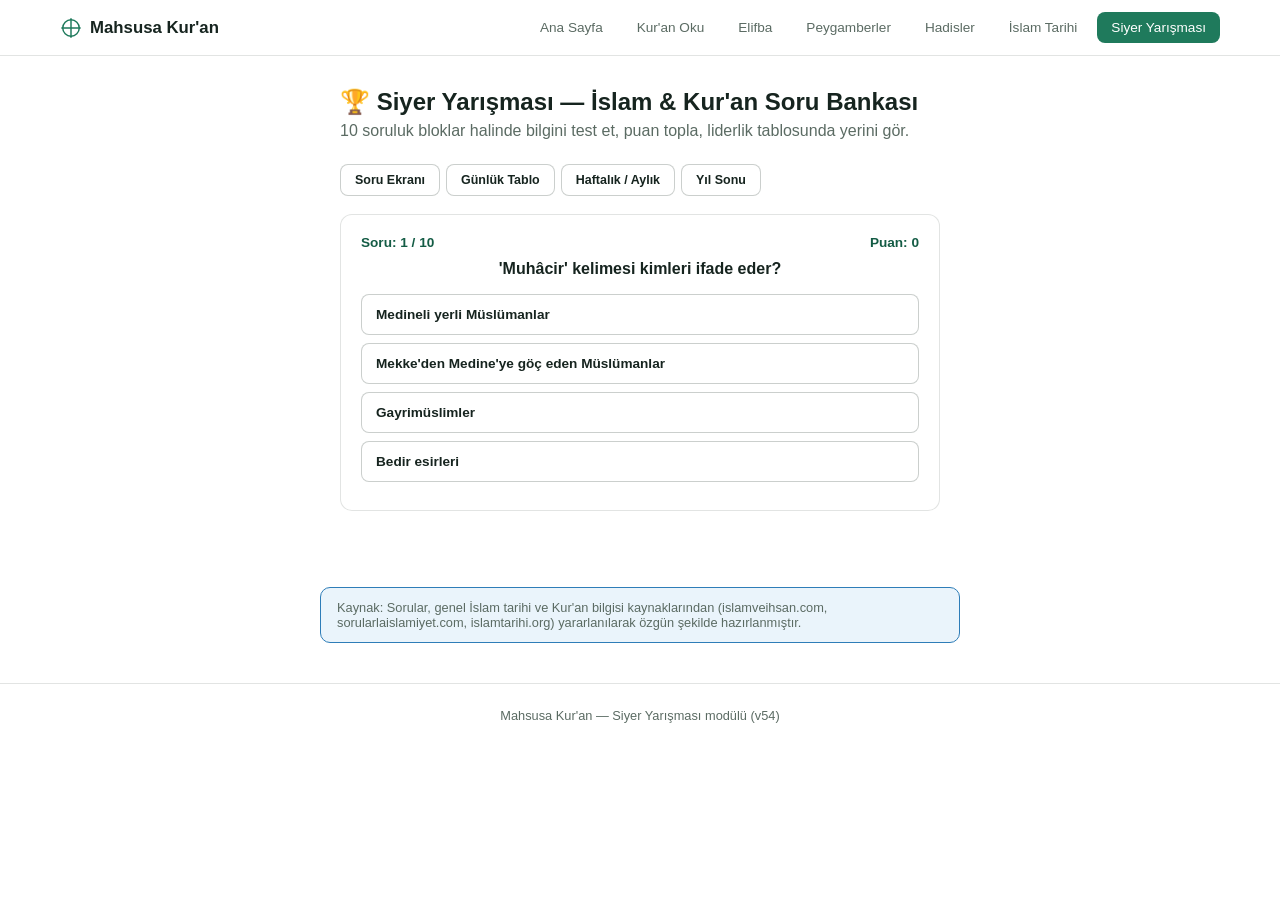
<file: modules/siyer/index.html>
<!DOCTYPE html>
<html lang="tr">
<head>
<meta charset="UTF-8">
<meta name="viewport" content="width=device-width, initial-scale=1.0">
<title>Siyer Yarışması — Mahsusa Kur'an</title>
<link rel="stylesheet" href="../../assets/css/theme.css">
<style>
  .wrap{ max-width:640px; margin:0 auto; padding:32px 20px 60px; }
  h1{ font-size:1.5rem; margin:0 0 6px; }
  .lead{ color:var(--ink-dim); margin:0 0 24px; }
  .tabs{ display:flex; gap:6px; margin-bottom:18px; flex-wrap:wrap; }
  .tab-btn{ font-size:.78rem; padding:8px 14px; }
  .quiz-top{ display:flex; justify-content:space-between; font-size:.85rem; color:var(--green-dark); margin-bottom:10px; font-weight:600; }
  .q-box{ text-align:center; font-weight:600; font-size:1rem; margin-bottom:16px; white-space:pre-line; }
  .opt-btn{ width:100%; text-align:left; margin-bottom:8px; padding:12px 14px; }
  .lb-row{ padding:8px 0; border-bottom:1px solid var(--line); font-size:.9rem; }
</style>
</head>
<body>
<div class="wrap">
  <h1>🏆 Siyer Yarışması — İslam & Kur'an Soru Bankası</h1>
  <p class="lead">10 soruluk bloklar halinde bilgini test et, puan topla, liderlik tablosunda yerini gör.</p>

  <div class="tabs">
    <button class="btn btn-ghost tab-btn" onclick="switchTab('game')">Soru Ekranı</button>
    <button class="btn btn-ghost tab-btn" onclick="switchTab('daily')">Günlük Tablo</button>
    <button class="btn btn-ghost tab-btn" onclick="switchTab('weekly')">Haftalık / Aylık</button>
    <button class="btn btn-ghost tab-btn" onclick="switchTab('yearly')">Yıl Sonu</button>
  </div>

  <div id="quizGameArea" class="m-card">
    <div class="quiz-top">
      <span id="quizProgressNum">Soru: 1 / 10</span>
      <span id="quizScoreNum">Puan: 0</span>
    </div>
    <div class="q-box" id="qText">Soru yükleniyor...</div>
    <div id="qOptions"></div>
  </div>

  <div id="quizLeaderboardArea" class="m-card" style="display:none;">
    <div style="font-weight:700; color:var(--green-dark); margin-bottom:10px;" id="lbTitle">📅 Günlük Liderlik Tablosu</div>
    <div id="lbContent">
      <div class="lb-row">1. Ahmet Y. (Malatya) — 950 Puan (%95 Başarı)</div>
      <div class="lb-row">2. Zeynep K. (İstanbul) — 900 Puan (%90 Başarı)</div>
      <div class="lb-row">3. Siz — <span id="userLbScore">150</span> Puan</div>
      <div class="lb-row">4. Mehmet A. (Ankara) — 820 Puan (%82 Başarı)</div>
    </div>
  </div>
</div>

<div class="note" style="max-width:640px; margin:16px auto 0; background:var(--paper-tint-blue); border:1px solid var(--blue); border-radius:10px; padding:12px 16px; font-size:.8rem; color:var(--ink-dim);">
  Kaynak: Sorular, genel İslam tarihi ve Kur'an bilgisi kaynaklarından (islamveihsan.com, sorularlaislamiyet.com, islamtarihi.org) yararlanılarak özgün şekilde hazırlanmıştır.
</div>

<div class="m-footer">Mahsusa Kur'an — Siyer Yarışması modülü (v54)</div>

<script src="../../assets/js/common.js"></script>
<script>
  mNavInject('../../', 'siyer');

  const questionBank = [
    { q: "Kur'an-ı Kerim'in ilk nazil olan suresi hangisidir?", options: ["Fâtiha Suresi", "Alak Suresi", "Bakara Suresi", "Yâsîn Suresi"], correct: 1 },
    { q: "İslam'ın şartlarından zekat, kelime-i şehadetten sonra kaçıncı esastır?", options: ["1. Esas", "2. Esas", "3. Esas", "5. Esas"], correct: 2 },
    { q: "Kur'an'da 'Kalbi Kur'an' olarak anılan sure hangisidir?", options: ["Mülk Suresi", "Yâsîn Suresi", "Fetih Suresi", "Rahmân Suresi"], correct: 1 },
    { q: "Peygamber Efendimiz'in (s.a.v.) dünyaya teşrif ettikleri ay hangisidir?", options: ["Ramazan", "Rebiülevvel", "Muharrem", "Receb"], correct: 1 },
    { q: "Kur'an-ı Kerim'de 'Besmele' ile başlamayan tek sure hangisidir?", options: ["Tevbe Suresi", "Enfâl Suresi", "Fâtiha Suresi", "Nasr Suresi"], correct: 0 },
    { q: "Hangi peygamber ateşe atılmış ve ateş ona serinlik ve esenlik olmuştur?", options: ["Hz. Musa", "Hz. İbrahim", "Hz. Nuh", "Hz. Yusuf"], correct: 1 },
    { q: "Kur'an-ı Kerim kaç cüzden oluşmaktadır?", options: ["20 Cüz", "30 Cüz", "40 Cüz", "60 Cüz"], correct: 1 },
    { q: "Peygamberimizin Mekke'den Medine'ye göçüne ne ad verilir?", options: ["İsra", "Miraç", "Hicret", "Tevbe"], correct: 2 },
    { q: "Kur'an'da adı geçen tek sahabî hangisidir?", options: ["Hz. Ebubekir", "Hz. Ömer", "Zeyd bin Harise", "Hz. Osman"], correct: 2 },
    { q: "İslam'ın ilk müezzini kimdir?", options: ["Hz. Bilal-i Habeşi", "Hz. Hamza", "Hz. Ali", "Mus'ab bin Umeyr"], correct: 0 },
    { q: "Hz. Muhammed'in (s.a.v.) ilk vahyi aldığı mağaranın adı nedir?", options: ["Sevr Mağarası", "Hira Mağarası", "Ashab-ı Kehf Mağarası", "Ridvan Mağarası"], correct: 1 },
    { q: "İlk Müslüman kadın kimdir?", options: ["Hz. Fatıma", "Hz. Aişe", "Hz. Hatice", "Hz. Zeynep"], correct: 2 },
    { q: "İlk Müslüman çocuk/genç sahabî kimdir?", options: ["Hz. Ali", "Hz. Ömer", "Zeyd bin Harise", "Hz. Osman"], correct: 0 },
    { q: "Miraç hadisesinde Peygamberimiz önce hangi şehre götürülmüştür?", options: ["Medine", "Kudüs", "Taif", "Şam"], correct: 1 },
    { q: "Bedir Savaşı hangi hicri yılda gerçekleşmiştir?", options: ["Hicri 1", "Hicri 2", "Hicri 3", "Hicri 5"], correct: 1 },
    { q: "Peygamberimizin süt annesinin adı nedir?", options: ["Halime Hatun", "Ümmü Eymen", "Berkete", "Şeyma"], correct: 0 },
    { q: "Kâbe'yi ilk inşa eden peygamber kimdir?", options: ["Hz. Âdem", "Hz. İbrahim", "Hz. Nuh", "Hz. İsmail"], correct: 0 },
    { q: "Hicretin başlangıcı, hangi takvimin miladı sayılır?", options: ["Miladi Takvim", "Rumi Takvim", "Hicri Takvim", "Kameri Takvim (ayrı)"], correct: 2 },
    { q: "Kur'an'ı Kerim, ilk kez tam bir kitap (mushaf) hâlinde kimin döneminde toplanmıştır?", options: ["Hz. Ebubekir", "Hz. Ömer", "Hz. Osman", "Hz. Ali"], correct: 0 },
    { q: "Mekke'nin fethi hangi hicri yılda gerçekleşmiştir?", options: ["Hicri 6", "Hicri 8", "Hicri 10", "Hicri 3"], correct: 1 },
    { q: "Veda Haccı'nda okunan hutbeye ne ad verilir?", options: ["Veda Hutbesi", "Cuma Hutbesi", "Arefe Hutbesi", "Bayram Hutbesi"], correct: 0 },
    { q: "Hz. Peygamber'in soyu hangi kabileye dayanır?", options: ["Kureyş", "Evs", "Hazrec", "Gassan"], correct: 0 },
    { q: "İlk Cuma namazı nerede kılınmıştır?", options: ["Mekke'de", "Kuba'da", "Medine yolunda (Ranuna Vadisi)", "Kudüs'te"], correct: 2 },
    { q: "Ashab-ı Suffe kimlerdir?", options: ["Mescid-i Nebevî'de ilim öğrenen fakir sahabîler", "Mekkeli tüccarlar", "Medine'nin yerlileri", "Bedir esirleri"], correct: 0 },
    { q: "Kur'an'da ismi en çok geçen peygamber kimdir?", options: ["Hz. İbrahim", "Hz. Musa", "Hz. Nuh", "Hz. İsa"], correct: 1 },
    { q: "Hendek Savaşı'nda Müslümanların önerdiği hendek kazma taktiği kimin fikridir?", options: ["Hz. Ebubekir", "Hz. Ömer", "Selman-ı Farisî", "Halid bin Velid"], correct: 2 },
    { q: "'Ümmü'l-Mü'minîn' (Müminlerin annesi) unvanı kimler için kullanılır?", options: ["Peygamberimizin kızları", "Peygamberimizin eşleri", "Sahabî kadınlar", "Peygamberimizin torunları"], correct: 1 },
    { q: "İlk ezanı okuyan sahabî kimdir?", options: ["Hz. Bilal-i Habeşi", "Abdullah bin Zeyd", "Hz. Ömer", "Mus'ab bin Umeyr"], correct: 0 },
    { q: "Kur'an-ı Kerim'de kaç sure vardır?", options: ["100 sure", "114 sure", "120 sure", "99 sure"], correct: 1 },
    { q: "En uzun sure hangisidir?", options: ["Âl-i İmrân", "Nisâ", "Bakara", "Mâide"], correct: 2 },
    { q: "En kısa sure hangisidir?", options: ["İhlâs", "Kevser", "Asr", "Nasr"], correct: 1 },
    { q: "Kur'an-ı Kerim'de secde ayeti kaç tanedir (yaygın görüşe göre)?", options: ["10", "14", "20", "7"], correct: 1 },
    { q: "İslam'ın beş şartından ilki nedir?", options: ["Namaz", "Kelime-i Şehadet", "Oruç", "Zekât"], correct: 1 },
    { q: "Ramazan orucu hicri takvimde hangi aydadır?", options: ["Şaban", "Ramazan", "Şevval", "Muharrem"], correct: 1 },
    { q: "Hac ibadeti yılda hangi ayda yapılır?", options: ["Zilhicce", "Zilkade", "Muharrem", "Receb"], correct: 0 },
    { q: "Zekâtın nisap miktarına ulaşmış maldan verilme oranı genel olarak nedir?", options: ["%2,5", "%5", "%10", "%20"], correct: 0 },
    { q: "Kur'an'da ismi geçen tek melek hangisidir?", options: ["Azrail", "Cebrail", "Mikail", "İsrafil"], correct: 1 },
    { q: "İlk vahiy hangi sure/ayetlerle gelmiştir?", options: ["Fâtiha 1-7", "Alak 1-5", "Müddessir 1-7", "Kalem 1-5"], correct: 1 },
    { q: "Hz. Peygamber'in amcası ve ilk destekçilerinden biri kimdir?", options: ["Ebu Leheb", "Ebu Talib", "Ebu Cehil", "Abbas"], correct: 1 },
    { q: "Hz. Hatice ile evlilik öncesi Peygamberimiz hangi işle uğraşıyordu?", options: ["Çiftçilik", "Ticaret kervanı yönetimi", "Demircilik", "Çobanlık (sadece)"], correct: 1 },
    { q: "Uhud Savaşı hangi hicri yılda olmuştur?", options: ["Hicri 2", "Hicri 3", "Hicri 5", "Hicri 8"], correct: 1 },
    { q: "Hendek Savaşı'na verilen diğer isim nedir?", options: ["Ahzâb Savaşı", "Bedir Savaşı", "Huneyn Savaşı", "Tebük Seferi"], correct: 0 },
    { q: "İlk İslam devletinin kurulduğu şehir neresidir?", options: ["Mekke", "Medine", "Taif", "Kudüs"], correct: 1 },
    { q: "Peygamberimizin vefatından sonra ilk halife kimdir?", options: ["Hz. Ömer", "Hz. Ebubekir", "Hz. Osman", "Hz. Ali"], correct: 1 },
    { q: "Dört halife dönemine ne ad verilir?", options: ["Hulefâ-i Râşidîn", "Emevîler", "Abbasîler", "Selçuklular"], correct: 0 },
    { q: "Kur'an'ın Arapça dışındaki ilk tercümelerinden biri hangi dile yapılmıştır?", options: ["Farsça", "Latince", "İngilizce", "Fransızca"], correct: 0 },
    { q: "'Tefsir' kelimesi ne anlama gelir?", options: ["Ezberleme", "Açıklama, yorumlama", "Tercüme etme", "Kıraat etme"], correct: 1 },
    { q: "'Hadis' kelimesi neyi ifade eder?", options: ["Kur'an ayeti", "Peygamberimizin söz, fiil ve onayları", "Sahabe sözü", "Tefsir kitabı"], correct: 1 },
    { q: "Kütüb-i Sitte kaç hadis kitabından oluşur?", options: ["4", "6", "8", "10"], correct: 1 },
    { q: "İmam Buhârî'nin en meşhur hadis kitabının adı nedir?", options: ["Sahih-i Müslim", "Sahih-i Buhârî", "Sünen-i Ebû Dâvûd", "Muvatta"], correct: 1 },
    { q: "'Sünnet' kavramı ne anlama gelir?", options: ["Farz ibadet", "Peygamberimizin yolu, uygulaması", "Kur'an ayeti", "İcma"], correct: 1 },
    { q: "İslam'da ilk cami neresidir?", options: ["Mescid-i Aksa", "Kuba Mescidi", "Mescid-i Nebevî", "Mescid-i Haram"], correct: 1 },
    { q: "Kıblenin Kudüs'ten Kâbe'ye çevrilmesi hangi surede bildirilmiştir?", options: ["Bakara Suresi", "Âl-i İmrân Suresi", "Nisâ Suresi", "Tevbe Suresi"], correct: 0 },
    { q: "'Muhâcir' kelimesi kimleri ifade eder?", options: ["Medineli yerli Müslümanlar", "Mekke'den Medine'ye göç eden Müslümanlar", "Gayrimüslimler", "Bedir esirleri"], correct: 1 },
    { q: "'Ensâr' kelimesi kimleri ifade eder?", options: ["Mekkeli müşrikler", "Medineli, muhacirlere yardım eden Müslümanlar", "Yahudi kabileleri", "Hristiyan topluluklar"], correct: 1 },
    { q: "Kur'an'da adı en çok geçen kadın sahabî/şahsiyet kimdir?", options: ["Hz. Hatice", "Hz. Âişe", "Hz. Meryem", "Hz. Fâtıma"], correct: 2 },
    { q: "Ashâb-ı Kehf kıssası hangi surede anlatılır?", options: ["Kehf Suresi", "Tâhâ Suresi", "Meryem Suresi", "Enbiyâ Suresi"], correct: 0 }
  ];

  function havuzdanSoruSec(adet) {
    const kopya = [...questionBank];
    const secilenler = [];
    while (secilenler.length < adet && kopya.length > 0) {
      const i = Math.floor(Math.random() * kopya.length);
      secilenler.push(kopya.splice(i, 1)[0]);
    }
    return secilenler;
  }
  let aktifSorular = havuzdanSoruSec(10);
  let currentQIndex = 0;
  let currentCorrectCount = 0;
  let userScore = 150;

  function loadQuestion() {
    if (currentQIndex >= aktifSorular.length) {
      const earned = currentCorrectCount * 10;
      userScore += earned;
      const successRate = Math.round((currentCorrectCount / aktifSorular.length) * 100);
      document.getElementById('qText').innerText = `🎉 10'lu Sınav Tamamlandı!\nDoğru: ${currentCorrectCount} / ${aktifSorular.length} (%${successRate} Başarı)\nKazanılan Puan: +${earned}\nToplam Puanınız: ${userScore}`;
      document.getElementById('qOptions').innerHTML = `<button class="btn btn-green" style="width:100%;" onclick="restartQuiz()">Yeni 10 Soru İle Tekrar Başlat</button>`;
      document.getElementById('userLbScore').innerText = userScore;
      if (typeof mLogActivity === 'function') mLogActivity();
      return;
    }

    document.getElementById('quizProgressNum').innerText = `Soru: ${currentQIndex + 1} / ${aktifSorular.length}`;
    document.getElementById('quizScoreNum').innerText = `Puan: ${currentCorrectCount * 10}`;

    const qObj = aktifSorular[currentQIndex];
    document.getElementById('qText').innerText = qObj.q;

    const optionsArea = document.getElementById('qOptions');
    optionsArea.innerHTML = "";
    qObj.options.forEach((opt, idx) => {
      const btn = document.createElement('button');
      btn.className = "btn btn-ghost opt-btn";
      btn.innerText = opt;
      btn.onclick = () => {
        const buttons = optionsArea.querySelectorAll('button');
        buttons.forEach((b, i) => {
          b.disabled = true;
          if (i === qObj.correct) { b.style.background = "var(--green)"; b.style.color = "#fff"; b.style.borderColor = "var(--green)"; }
          else if (i === idx) { b.style.background = "var(--danger)"; b.style.color = "#fff"; b.style.borderColor = "var(--danger)"; }
        });
        if (idx === qObj.correct) currentCorrectCount++;
        setTimeout(() => { currentQIndex++; loadQuestion(); }, 1100);
      };
      optionsArea.appendChild(btn);
    });
  }

  function restartQuiz() {
    aktifSorular = havuzdanSoruSec(10);
    currentQIndex = 0; currentCorrectCount = 0;
    loadQuestion();
  }

  function switchTab(tab) {
    const gameArea = document.getElementById('quizGameArea');
    const lbArea = document.getElementById('quizLeaderboardArea');
    const lbTitle = document.getElementById('lbTitle');
    if (tab === 'game') { gameArea.style.display = "block"; lbArea.style.display = "none"; }
    else {
      gameArea.style.display = "none"; lbArea.style.display = "block";
      if (tab === 'daily') lbTitle.innerText = "📅 Günlük Liderlik Tablosu";
      else if (tab === 'weekly') lbTitle.innerText = "📊 Haftalık & Aylık Sıralama Tablosu";
      else if (tab === 'yearly') lbTitle.innerText = "🏆 Yıl Sonu Genel Şampiyonlar Listesi";
    }
  }

  loadQuestion();
</script>
</body>
</html>
</file>
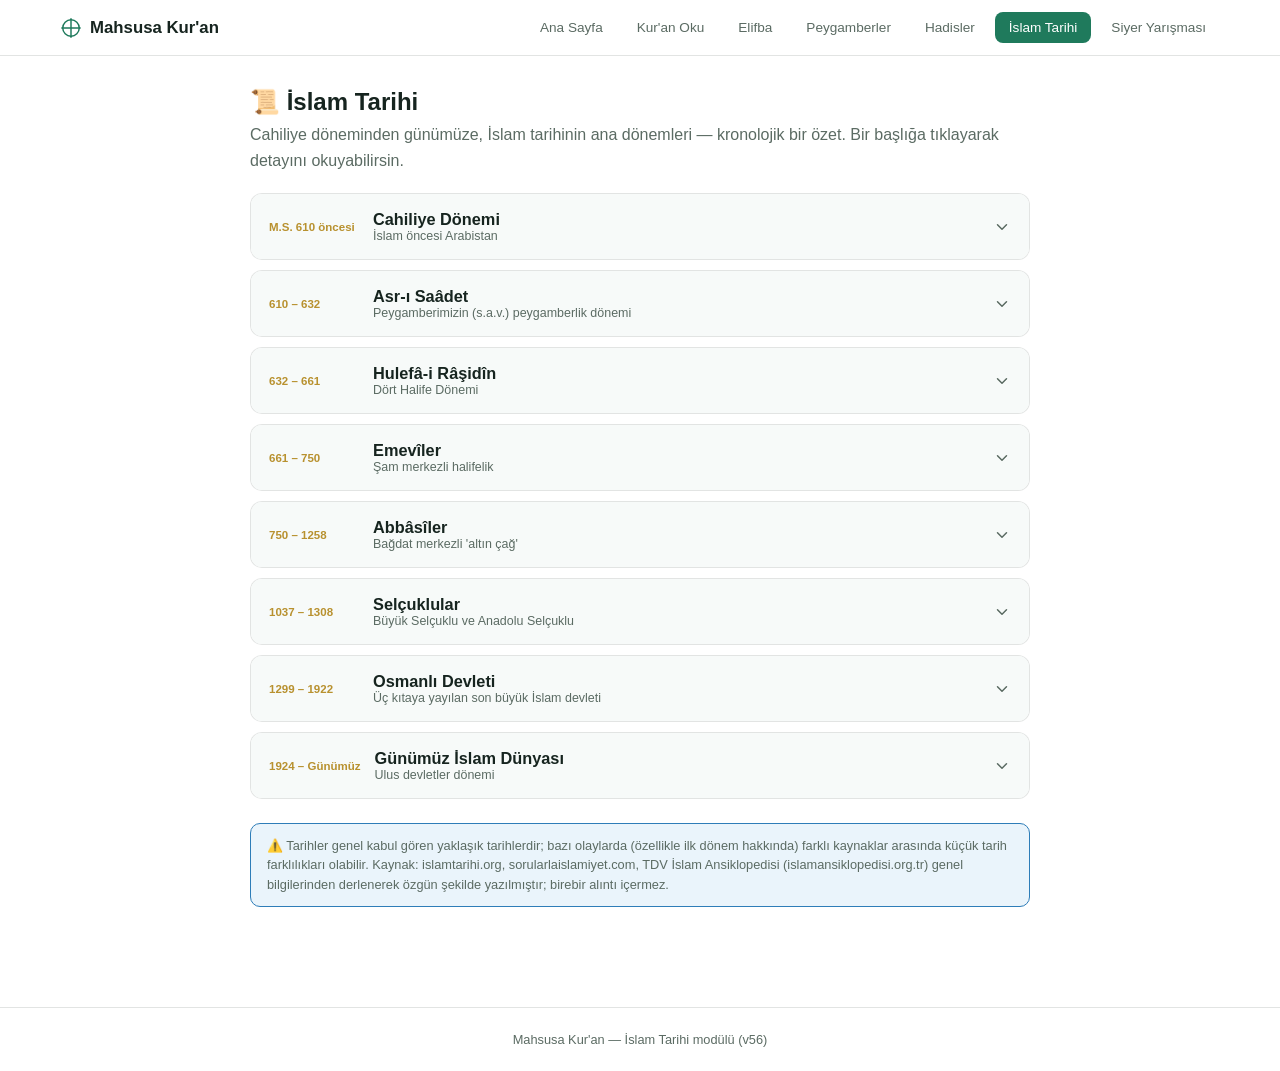
<file: modules/tarih/index.html>
<!DOCTYPE html>
<html lang="tr">
<head>
<meta charset="UTF-8">
<meta name="viewport" content="width=device-width, initial-scale=1.0">
<title>İslam Tarihi — Mahsusa Kur'an</title>
<link rel="stylesheet" href="../../assets/css/theme.css">
<style>
  .wrap{ max-width:820px; margin:0 auto; padding:32px 20px 60px; }
  h1{ font-size:1.5rem; margin:0 0 6px; }
  .lead{ color:var(--ink-dim); margin:0 0 20px; line-height:1.6; }
  .donem-card{ border:1px solid var(--line); border-radius:12px; background:var(--paper); overflow:hidden; margin-bottom:10px; }
  .donem-head{ display:flex; align-items:center; gap:14px; padding:16px 18px; cursor:pointer; background:var(--surface); }
  .donem-head:hover{ background:var(--paper-tint-green); }
  .donem-tarih{ font-size:.72rem; color:var(--gold,#B8912F); font-weight:700; min-width:90px; }
  .donem-title{ flex:1; }
  .donem-title h3{ margin:0; font-size:1.02rem; }
  .donem-title .sub{ font-size:.78rem; color:var(--ink-dim); }
  .donem-chevron{ width:18px; height:18px; color:var(--ink-dim); transition:transform .2s; flex-shrink:0; }
  .donem-card.open .donem-chevron{ transform:rotate(180deg); }
  .donem-body{ max-height:0; overflow:hidden; transition:max-height .3s ease; }
  .donem-card.open .donem-body{ max-height:700px; }
  .donem-body-inner{ padding:4px 18px 18px; }
  .donem-body-inner p{ margin:0 0 10px; line-height:1.7; font-size:.9rem; }
  .note{ background:var(--paper-tint-blue); border:1px solid var(--blue); border-radius:10px; padding:12px 16px; font-size:.8rem; color:var(--ink-dim); margin-top:24px; line-height:1.5; }
</style>
</head>
<body>
<div class="wrap">
  <h1>📜 İslam Tarihi</h1>
  <p class="lead">Cahiliye döneminden günümüze, İslam tarihinin ana dönemleri — kronolojik bir özet. Bir başlığa tıklayarak detayını okuyabilirsin.</p>

  <div class="donem-lista" id="donemList"></div>

  <div class="note">
    ⚠️ Tarihler genel kabul gören yaklaşık tarihlerdir; bazı olaylarda (özellikle ilk dönem hakkında) farklı kaynaklar arasında küçük tarih farklılıkları olabilir. Kaynak: islamtarihi.org, sorularlaislamiyet.com, TDV İslam Ansiklopedisi (islamansiklopedisi.org.tr) genel bilgilerinden derlenerek özgün şekilde yazılmıştır; birebir alıntı içermez.
  </div>
</div>

<div class="m-footer">Mahsusa Kur'an — İslam Tarihi modülü (v56)</div>

<script src="../../assets/js/common.js"></script>
<script>
  mNavInject('../../', 'tarih');
  if (typeof mLogActivity === 'function') mLogActivity();

  const donemler = [
    {
      tarih: "M.S. 610 öncesi",
      baslik: "Cahiliye Dönemi",
      sub: "İslam öncesi Arabistan",
      p: [
        "İslam öncesi Arabistan'da kabile yapısı hâkimdi; Mekke, Kâbe etrafında gelişen ticaret ve hac gelenekleriyle önemli bir merkezdi.",
        "Bu dönemde puta tapıcılık yaygındı, kabileler arası kan davaları sık yaşanıyor, kız çocuklarının diri diri gömülmesi gibi ağır toplumsal sorunlar mevcuttu — İslam'ın getirdiği reformlar büyük ölçüde bu tabloyu değiştirmiştir."
      ]
    },
    {
      tarih: "610 – 632",
      baslik: "Asr-ı Saâdet",
      sub: "Peygamberimizin (s.a.v.) peygamberlik dönemi",
      p: [
        "610 yılında Hira Mağarası'nda ilk vahiy ile başlayan bu dönem, 622'deki Hicret (Mekke'den Medine'ye göç) ile yeni bir evreye girmiştir.",
        "Medine'de kurulan İslam toplumu, Bedir (624), Uhud (625) ve Hendek (627) gibi savunma savaşlarıyla sınanmış; 630'da Mekke'nin fethiyle İslam Arabistan'da yayılmıştır.",
        "632 yılında Peygamberimizin vefatıyla bu dönem sona ermiştir."
      ]
    },
    {
      tarih: "632 – 661",
      baslik: "Hulefâ-i Râşidîn",
      sub: "Dört Halife Dönemi",
      p: [
        "Peygamberimizin vefatından sonra sırasıyla Hz. Ebûbekir (632-634), Hz. Ömer (634-644), Hz. Osman (644-656) ve Hz. Ali (656-661) halife olarak İslam toplumuna önderlik etmiştir.",
        "Bu dönemde Kur'an bir mushaf hâlinde toplanmış, İslam toprakları hızla genişlemiş; aynı zamanda toplumsal ve siyasi anlaşmazlıklar da yaşanmıştır."
      ]
    },
    {
      tarih: "661 – 750",
      baslik: "Emevîler",
      sub: "Şam merkezli halifelik",
      p: [
        "Hz. Muâviye ile başlayan Emevî Devleti, halifeliği saltanata dönüştürmüş ve başkenti Şam'a taşımıştır.",
        "Bu dönemde İslam toprakları İspanya'dan Orta Asya'ya kadar genişlemiş; 750 yılında Abbâsîler tarafından yıkılmıştır."
      ]
    },
    {
      tarih: "750 – 1258",
      baslik: "Abbâsîler",
      sub: "Bağdat merkezli 'altın çağ'",
      p: [
        "Abbâsî Devleti, başkenti Bağdat'a taşımış; bilim, felsefe, tıp ve edebiyatta büyük bir gelişim dönemi (İslam Altın Çağı) yaşanmıştır. Beytü'l-Hikme gibi ilim merkezleri bu dönemde kurulmuştur.",
        "1258'de Moğol istilası ile Bağdat yıkılmış, Abbâsî halifeliği fiilen sona ermiştir."
      ]
    },
    {
      tarih: "1037 – 1308",
      baslik: "Selçuklular",
      sub: "Büyük Selçuklu ve Anadolu Selçuklu",
      p: [
        "Tuğrul Bey'in kurduğu Büyük Selçuklu Devleti (1037-1194), İslam dünyasının doğusunda güçlü bir siyasi ve askeri güç olmuştur.",
        "1071 Malazgirt Zaferi'nin ardından Anadolu'nun kapıları Türklere açılmış, Anadolu Selçuklu Devleti (1077-1308) kurulmuştur."
      ]
    },
    {
      tarih: "1299 – 1922",
      baslik: "Osmanlı Devleti",
      sub: "Üç kıtaya yayılan son büyük İslam devleti",
      p: [
        "Osman Gazi tarafından 1299'da kurulan Osmanlı Devleti, zamanla üç kıtaya yayılan büyük bir imparatorluğa dönüşmüştür.",
        "1517'de Yavuz Sultan Selim döneminde hilafet de Osmanlı'ya geçmiştir. Devlet, 1922'de saltanatın, 1924'te hilafetin kaldırılmasıyla sona ermiştir."
      ]
    },
    {
      tarih: "1924 – Günümüz",
      baslik: "Günümüz İslam Dünyası",
      sub: "Ulus devletler dönemi",
      p: [
        "20. yüzyılda İslam coğrafyasında pek çok bağımsız ulus devlet kurulmuş; İslam dünyası bugün farklı coğrafya, kültür ve yönetim biçimleriyle geniş bir çeşitlilik göstermektedir.",
        "Bu dönem, Mahsusa Kur'an'ın ileride 'İslam Coğrafyası' modülünde ülke ülke daha detaylı ele alınacaktır."
      ]
    }
  ];

  const list = document.getElementById('donemList');
  donemler.forEach((d, idx) => {
    const card = document.createElement('div');
    card.className = 'donem-card';
    card.innerHTML = `
      <div class="donem-head" onclick="toggleDonem(${idx})">
        <span class="donem-tarih">${d.tarih}</span>
        <div class="donem-title"><h3>${d.baslik}</h3><div class="sub">${d.sub}</div></div>
        <svg class="donem-chevron" viewBox="0 0 24 24" fill="none" stroke="currentColor" stroke-width="2"><path d="M6 9l6 6 6-6" stroke-linecap="round" stroke-linejoin="round"/></svg>
      </div>
      <div class="donem-body"><div class="donem-body-inner">${d.p.map(par => `<p>${par}</p>`).join('')}</div></div>
    `;
    list.appendChild(card);
  });

  function toggleDonem(idx) {
    const cards = document.querySelectorAll('.donem-card');
    cards.forEach((c, i) => { if (i !== idx) c.classList.remove('open'); });
    cards[idx].classList.toggle('open');
  }
</script>
</body>
</html>
</file>
<file: assets/css/theme.css>
/* Mahsusa Kur'an — Ortak Açık Tema (Beyaz + Yeşil + Mavi) */
:root{
  --paper:#FFFFFF;
  --paper-tint-green:#EAF7F1;
  --paper-tint-blue:#EAF4FB;
  --surface:#F7FAF9;
  --ink:#16241F;
  --ink-dim:#5B6B63;
  --green:#1F7A5C;
  --green-dark:#145C45;
  --blue:#2E7DB8;
  --blue-dark:#215F8C;
  --line: rgba(22,36,31,0.12);
  --line-strong: rgba(22,36,31,0.22);
  --danger:#C24C3D;
}
[data-reading="sepia"]{
  --paper:#F5EFDD;
  --surface:#F0E8D2;
}
*{box-sizing:border-box;}
body{
  margin:0; background:var(--paper); color:var(--ink);
  font-family:'Segoe UI', Tahoma, Geneva, sans-serif;
  -webkit-tap-highlight-color:transparent;
}
::-webkit-scrollbar{width:6px; height:6px;}
::-webkit-scrollbar-track{background:var(--surface);}
::-webkit-scrollbar-thumb{background:var(--green); border-radius:4px; opacity:.5;}

/* ---------- Shared top navigation ---------- */
.m-nav{
  position:sticky; top:0; z-index:100; background:rgba(255,255,255,0.92);
  backdrop-filter:blur(8px); border-bottom:1px solid var(--line);
}
.m-nav-inner{
  max-width:1200px; margin:0 auto; padding:12px 20px; display:flex; align-items:center;
  gap:20px; flex-wrap:wrap;
}
.m-brand{display:flex; align-items:center; gap:8px; text-decoration:none; color:var(--ink); font-weight:700; font-size:1.05rem;}
.m-brand svg{width:22px; height:22px; color:var(--green);}
.m-nav-links{display:flex; gap:6px; flex-wrap:wrap; margin-left:auto;}
.m-nav-links a{
  text-decoration:none; color:var(--ink-dim); font-size:.85rem; padding:8px 14px; border-radius:8px;
  transition:background .15s, color .15s;
}
.m-nav-links a:hover{background:var(--paper-tint-green); color:var(--green-dark);}
.m-nav-links a.active{background:var(--green); color:#fff;}

/* ---------- Buttons ---------- */
button{ font-family:inherit; cursor:pointer; }
.btn{
  border:none; border-radius:8px; padding:10px 16px; font-weight:600; font-size:.85rem;
  transition:filter .15s, transform .1s;
}
.btn:hover{ filter:brightness(0.94); }
.btn:active{ transform:translateY(1px); }
.btn-green{ background:var(--green); color:#fff; }
.btn-blue{ background:var(--blue); color:#fff; }
.btn-ghost{ background:var(--paper); border:1px solid var(--line-strong); color:var(--ink); }
.btn-ghost:hover{ border-color:var(--green); color:var(--green-dark); }

/* ---------- Cards / panels ---------- */
.m-card{
  background:var(--paper); border:1px solid var(--line); border-radius:12px; padding:20px;
}
.m-panel-tint-green{ background:var(--paper-tint-green); }
.m-panel-tint-blue{ background:var(--paper-tint-blue); }

input, select, textarea{
  background:#fff; border:1px solid var(--line-strong); color:var(--ink);
  padding:8px 10px; border-radius:6px; font-size:.85rem; outline:none; font-family:inherit;
}
input:focus, select:focus, textarea:focus{ border-color:var(--green); }
label{ font-size:.7rem; color:var(--ink-dim); font-weight:700; text-transform:uppercase; letter-spacing:.02em; }

.m-footer{
  border-top:1px solid var(--line); padding:24px 20px; color:var(--ink-dim); font-size:.8rem;
  text-align:center; margin-top:40px;
}
</file>
